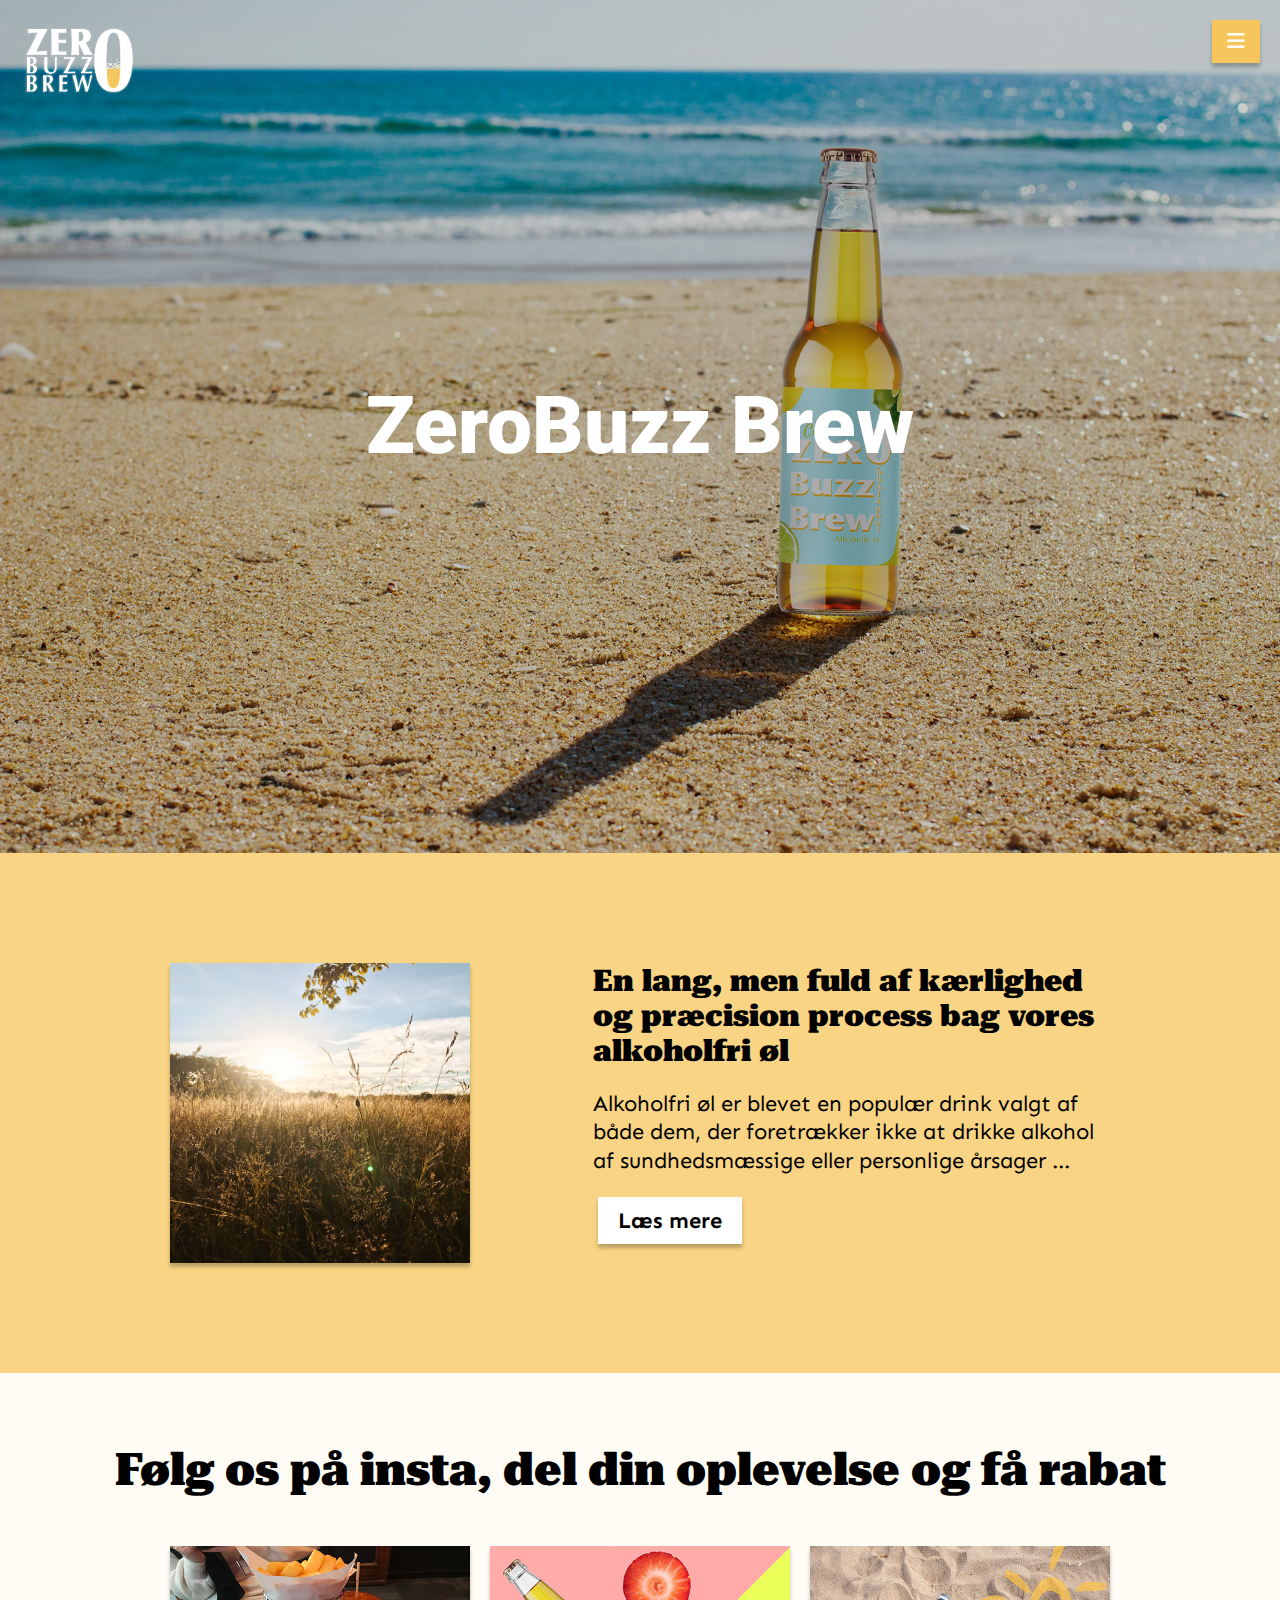
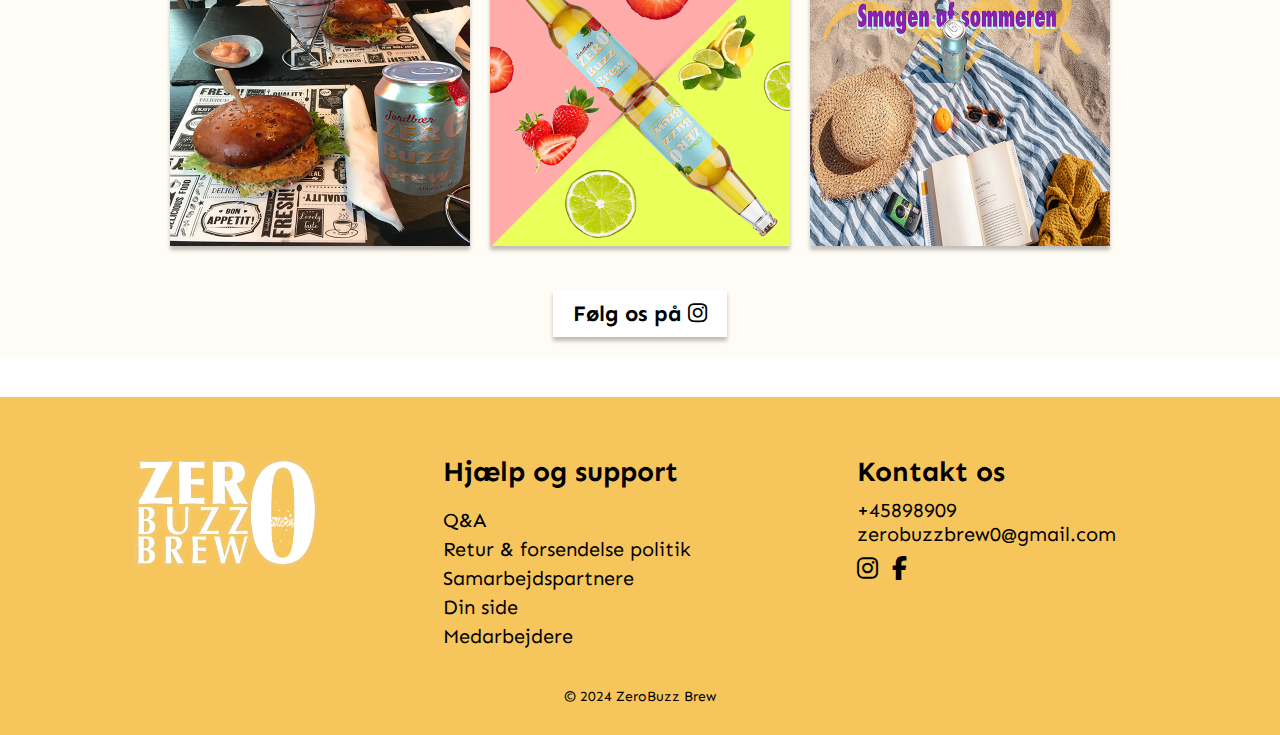
<file: index.html>
<!DOCTYPE html>
<html lang="da"> 
<head>
    <meta charset="UTF-8">
    <meta name="viewport" content="width=device-width, initial-scale=1.0">
    <title>ZeroBuzz Brew Foside</title>
    <meta name="description" content="ZeroBuzz Brew det muligt at nyde et lækkert udvalgt af de bedste alkoholfri øl. ZeroBuzz Brew har over de seneste par år haft stor succes med at opdyrke et stadig stigende marked for alkoholfri øl og har i Danmark opnået en position som 'den frække challenger' til Carlsberg, der fortsat er markedsledende">
    <meta name="keywords" content="alkoholfri øl tilbud, alkoholfr øl, kvickly, Bilka, Bruuns, Bazar vest, bryggerier i danmark, halal øl, sundere alternativer for alkoholisk øl">
    <meta name="author" content="ZeroBuzz Brew">
    <link rel="stylesheet" href="https://cdnjs.cloudflare.com/ajax/libs/font-awesome/6.1.1/css/all.min.css">
    <link rel="stylesheet" href="css/style.css">
</head>

<body>
  <!--Herobillede til Forside side-->
  <section class="forsidebillede">
    <img src="images/flaske-paa-strand-forside-copy.jpg" id="coverbillede" alt="Øl falske på stranden">
    <div class="text-block">ZeroBuzz Brew</div>
  </section>
  
  <!--Topbar-->
  <a href="index.html"><img src="images/zerobuzzbrewlogo.png" id="logo" alt="ZeroBuzz logo"></a>

  <div id="mySidepanel" class="sidepanel">
    <a href="javascript:void(0)" class="closebtn" onclick="closeNav()"><i class="fa-solid fa-xmark"></i></a>
    <div class="dropdown">
      <a href="omos.html" class="dropbtn">Om Os</a>
      <div class="dropdown-content">
        <a href="#">Medarbejdere</a>
        <a href="#">Samarbejdspartnere</a>
      </div>
    </div>
    <a href="produkts.html">Produkter</a>
    <a href="kontakt.html">Kontakt</a>
    <a href="#">Nyheder & Blog</a>
    <div class="dropdown">
      <a href="#" class="dropbtn">Kundeservice</a>
      <div class="dropdown-content">
        <a href="#">Q&A</a>
        <a href="#">Retur & forsendelse politik</a>
        <a href="#">Adresser & Åbningstider</a>
      </div>
    </div>
    <div class="dropdown">
      <a href="#" class="dropbtn">Din Side</a>
      <div class="dropdown-content">
        <a href="#">Log Ind</a>
        <a href="#">Sign Op</a>
      </div>
    </div>
    <a href="#" id="shopping-bag"><i class="fa-solid fa-bag-shopping"></i></a>
  </div>
  <button class="openbtn" onclick="openNav()"><i class="fa-solid fa-bars"></i></button>  

  <main>
    <!--Forslag til tilfældig artikel-->
    <section class="section yellow-bg">
      <div class="content">
        <img src="images/artikel-ph-copy.jpg" alt="Bygmark">
        <div class="text">
          <h2>En lang, men fuld af kærlighed og præcision process bag vores alkoholfri øl</h2>
          <p>Alkoholfri øl er blevet en populær drink valgt af både dem, der foretrækker ikke at drikke alkohol af sundhedsmæssige eller personlige årsager ...</p>
          <a href="#" class="read-more">Læs mere</a>
        </div>
      </div>
    </section>

    <!--Instagram sektion & billeder af kunders oplevelser-->
    <section class="section white-bg">
      <h2>Følg os på insta, del din oplevelse og få rabat</h2>
      <div class="insta-gallery">
        <a href="https://www.instagram.com/p/C7O8nrEIiN0Z-SzOy-wbp-NK1e6dPdm3FtE-D00/"><img src="images/daase-burger-restaurant-copy.jpg" alt="Øl dåse med burger"></a>
        <a href="https://www.instagram.com/p/C7O80x1oycftdgMzeRAHMuceOvNA0dStw7jiik0/"><img src="images/jordbear-vs-citron-copy.jpg" alt="Jordbær vs. citron"></a>
        <a href="https://www.instagram.com/reel/C7O9NagonTvHVYaRaJjuMmTD6adygPY6v-8CvY0/"><img src="images/smagen-af-sommeren-copy.jpg" alt="Øl dåse på stranden"></a>
      </div>  
      <a href="#" class="insta">Følg os på <i class="fa-brands fa-instagram" style="color: #000000;"></i></a>  
    </section>
  </main>

  <!--Footer-->
  <footer class="footer">
    <div class="footer-container">
      <div class="footer-section logo-section">
        <a href="index.html"><img src="images/zerobuzzbrewlogo.png" alt="ZeroBuzz Brew Logo"></a>
      </div>
      <div class="footer-section help-section">
        <h3>Hjælp og support</h3>
        <ul>
          <li><a href="#">Q&A</a></li>
          <li><a href="#">Retur & forsendelse politik</a></li>
          <li><a href="#">Samarbejdspartnere</a></li>
          <li><a href="#">Din side</a></li>
          <li><a href="#">Medarbejdere</a></li>
        </ul>
      </div>
      <div class="footer-section contact-section">
        <h3>Kontakt os</h3>
        <p>+45898909<br>zerobuzzbrew0@gmail.com</p>
        <div class="social-icons">
          <a href="#"><i class="fa-brands fa-instagram"></i></a>
          <a href="#"><i class="fa-brands fa-facebook-f"></i></a>
        </div>
      </div>
    </div>
    <!--Copyright-->
    <div class="footer-bottom">
      <p>&copy; 2024 ZeroBuzz Brew</p>
    </div>
  </footer>

  <!--Javascript kode til sidepanel/menu-->
  <script>
function openNav() {
  document.getElementById("mySidepanel").style.width = "250px";
}

function closeNav() {
  document.getElementById("mySidepanel").style.width = "0";
}
  </script>
</body>
</html>
</file>
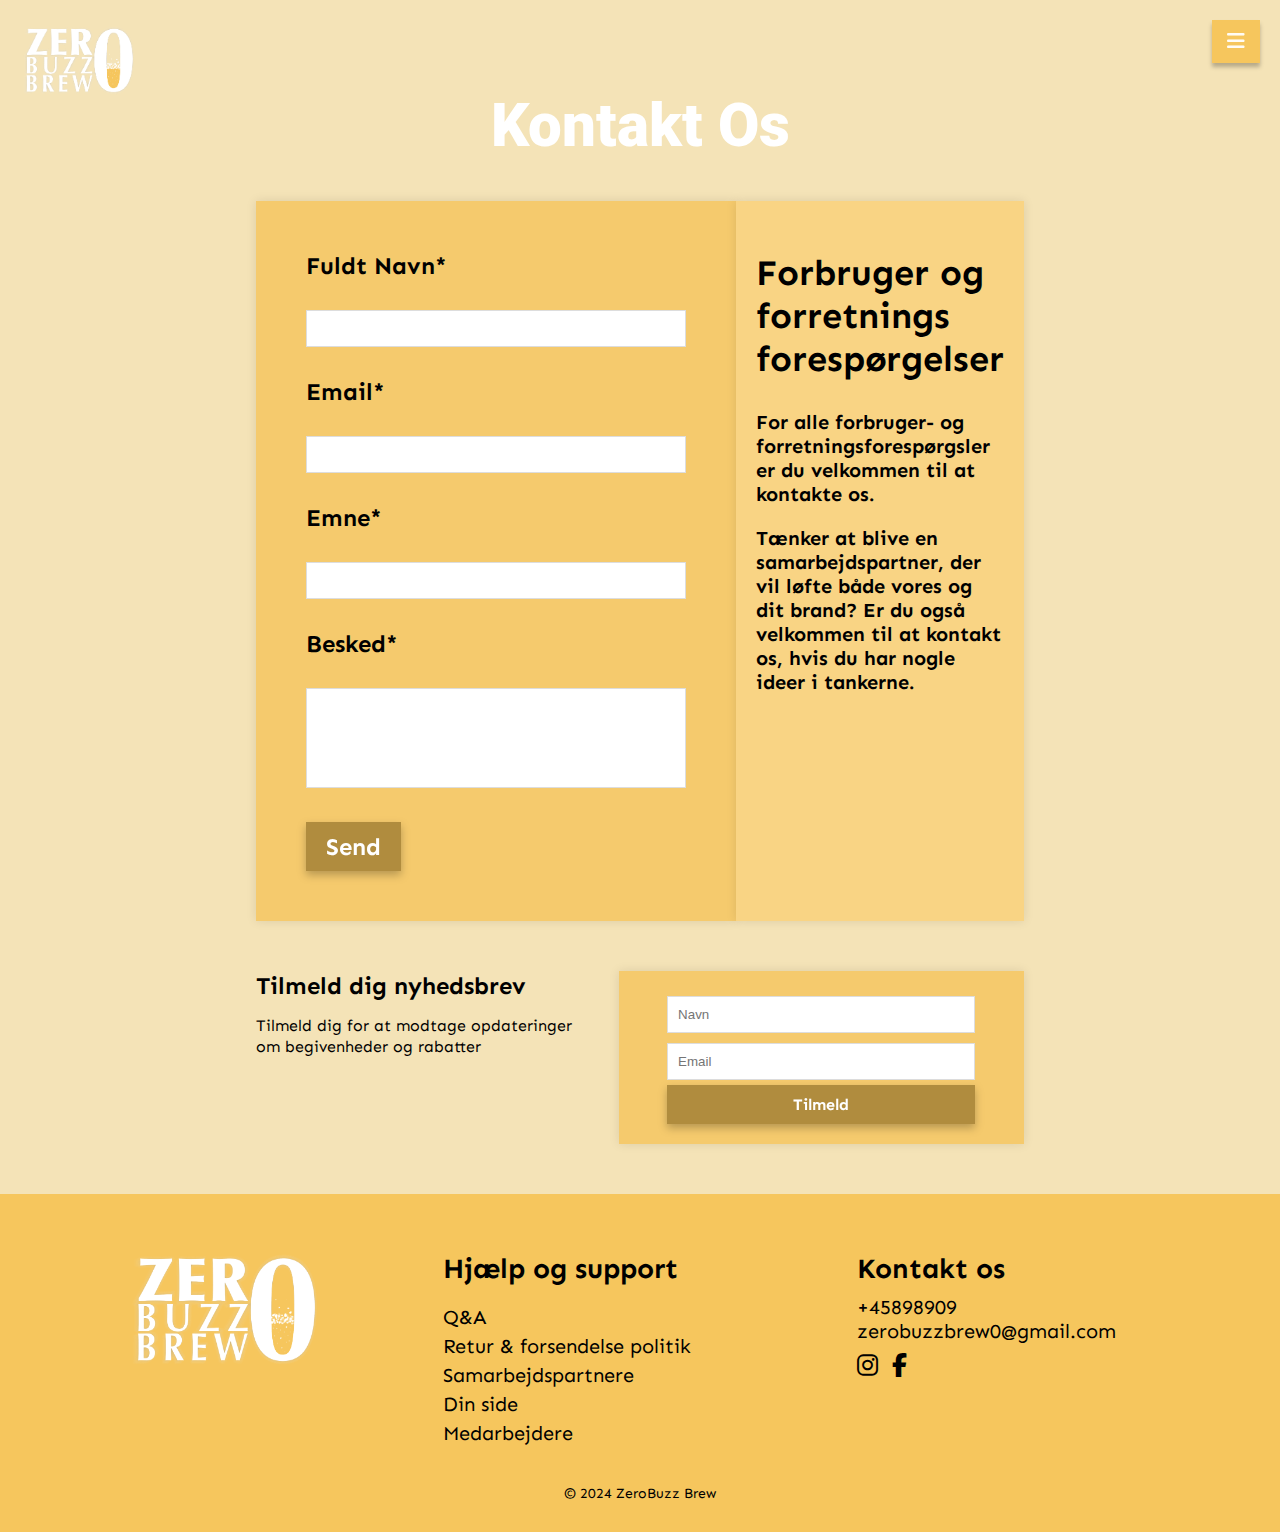
<file: kontakt.html>
<!DOCTYPE html>
<html lang="da"> 
<head>
    <meta charset="UTF-8">
    <meta name="viewport" content="width=device-width, initial-scale=1.0">
    <title>ZeroBuzz Brew</title>
    <meta name="description" content="ZeroBuzz Brew det muligt at nyde et lækkert udvalgt af de bedste alkoholfri øl. ZeroBuzz Brew har over de seneste par år haft stor succes med at opdyrke et stadig stigende marked for alkoholfri øl og har i Danmark opnået en position som 'den frække challenger' til Carlsberg, der fortsat er markedsledende">
    <meta name="keywords" content="alkoholfri øl tilbud, alkoholfr øl, kvickly, Bilka, Bruuns, Bazar vest, bryggerier i danmark, halal øl, sundere alternativer for alkoholisk øl">
    <meta name="author" content="ZeroBuzz Brew">
    <link rel="stylesheet" href="https://cdnjs.cloudflare.com/ajax/libs/font-awesome/6.1.1/css/all.min.css">
    <link rel="stylesheet" href="css/kontaktstyle.css">
</head>

<body>

    <!--Topbar-->
    <a href="index.html"><img src="images/zerobuzzbrewlogo.png" id="logo" alt="ZeroBuzz logo"></a>

    <div id="mySidepanel" class="sidepanel">
        <a href="javascript:void(0)" class="closebtn" onclick="closeNav()"><i class="fa-solid fa-xmark"></i></a>
        <div class="dropdown">
            <a href="omos.html" class="dropbtn">Om Os</a>
            <div class="dropdown-content">
                <a href="#">Medarbejdere</a>
                <a href="#">Samarbejdspartnere</a>
            </div>
        </div>
        <a href="produkts.html">Produkter</a>
        <a href="kontakt.html">Kontakt</a>
        <a href="#">Nyheder & Blog</a>
        <div class="dropdown">
            <a href="#" class="dropbtn">Kundeservice</a>
            <div class="dropdown-content">
                <a href="#">Q&A</a>
                <a href="#">Retur & forsendelse politik</a>
                <a href="#">Adresser & Åbningstider</a>
            </div>
        </div>
        <div class="dropdown">
            <a href="#" class="dropbtn">Din Side</a>
            <div class="dropdown-content">
                <a href="#">Log Ind</a>
                <a href="#">Sign Op</a>
            </div>
        </div>
        <a href="#" id="shopping-bag"><i class="fa-solid fa-bag-shopping"></i></a>
    </div>
    <button class="openbtn" onclick="openNav()"><i class="fa-solid fa-bars"></i></button>    

    <main> 
    <!--Kontaktformular-->
        <section class="kontaktform">
            <h1>Kontakt Os</h1>
            <div class="container">
                <div class="form-container">
                    <div class="form-group">
                        <label for="name">Fuldt Navn*</label>
                        <input type="text" id="name" name="name" required>
                    </div>
                    <div class="form-group">
                        <label for="email">Email*</label>
                        <input type="email" id="email" name="email" required>
                    </div>
                    <div class="form-group">
                        <label for="subject">Emne*</label>
                        <input type="text" id="subject" name="subject" required>
                    </div>
                    <div class="form-group">
                        <label for="message">Besked*</label>
                        <textarea id="message" name="message" required></textarea>
                    </div>
                    <div class="form-group">
                        <button type="submit">Send</button>
                    </div>
                </div>
                <div class="sidebar">
                    <h2>Forbruger og forretnings forespørgelser</h2>
                    <p>For alle forbruger- og forretningsforespørgsler er du velkommen til at kontakte os.</p>
                    <p>Tænker at blive en samarbejdspartner, der vil løfte både vores og dit brand? Er du også velkommen til at kontakt os, hvis du har nogle ideer i tankerne.</p>
                </div>
            </div> 
        </section>

    <!--Nyhedsbrev formular-->
        <section class="nyhedsbrev-section">
            <div class="nyhedsbrev-container">
                <div class="newsletter">
                    <h2>Tilmeld dig nyhedsbrev</h2>
                    <p>Tilmeld dig for at modtage opdateringer om begivenheder og rabatter</p>
                </div>
                <form class="newsletterinput-form">
                    <input type="text" name="name" placeholder="Navn">
                    <input type="email" name="email" placeholder="Email">
                    <button type="submit">Tilmeld</button>
                </form> 
            </div>        
        </section>

    </main>

    <!--Footer-->
    <footer class="footer">
        <div class="footer-container">
          <div class="footer-section logo-section">
            <a href="index.html"><img src="images/zerobuzzbrewlogo.png" alt="ZeroBuzz Brew Logo"></a>
          </div>
          <div class="footer-section help-section">
            <h3>Hjælp og support</h3>
            <ul>
              <li><a href="#">Q&A</a></li>
              <li><a href="#">Retur & forsendelse politik</a></li>
              <li><a href="#">Samarbejdspartnere</a></li>
              <li><a href="#">Din side</a></li>
              <li><a href="#">Medarbejdere</a></li>
            </ul>
          </div>
          <div class="footer-section contact-section">
            <h3>Kontakt os</h3>
            <p>+45898909<br>zerobuzzbrew0@gmail.com</p>
            <div class="social-icons">
              <a href="#"><i class="fa-brands fa-instagram"></i></a>
              <a href="#"><i class="fa-brands fa-facebook-f"></i></a>
            </div>
          </div>
        </div>
        <!--Copyright-->
        <div class="footer-bottom">
          <p>&copy; 2024 ZeroBuzz Brew</p>
        </div>
      </footer>

    <!--Javascript kode til sidepanel/menu-->
    <script>
        function openNav() {
            document.getElementById("mySidepanel").style.width = "250px";
        }

        function closeNav() {
            document.getElementById("mySidepanel").style.width = "0";
        }
    </script>    
</body>
</html>
</file>
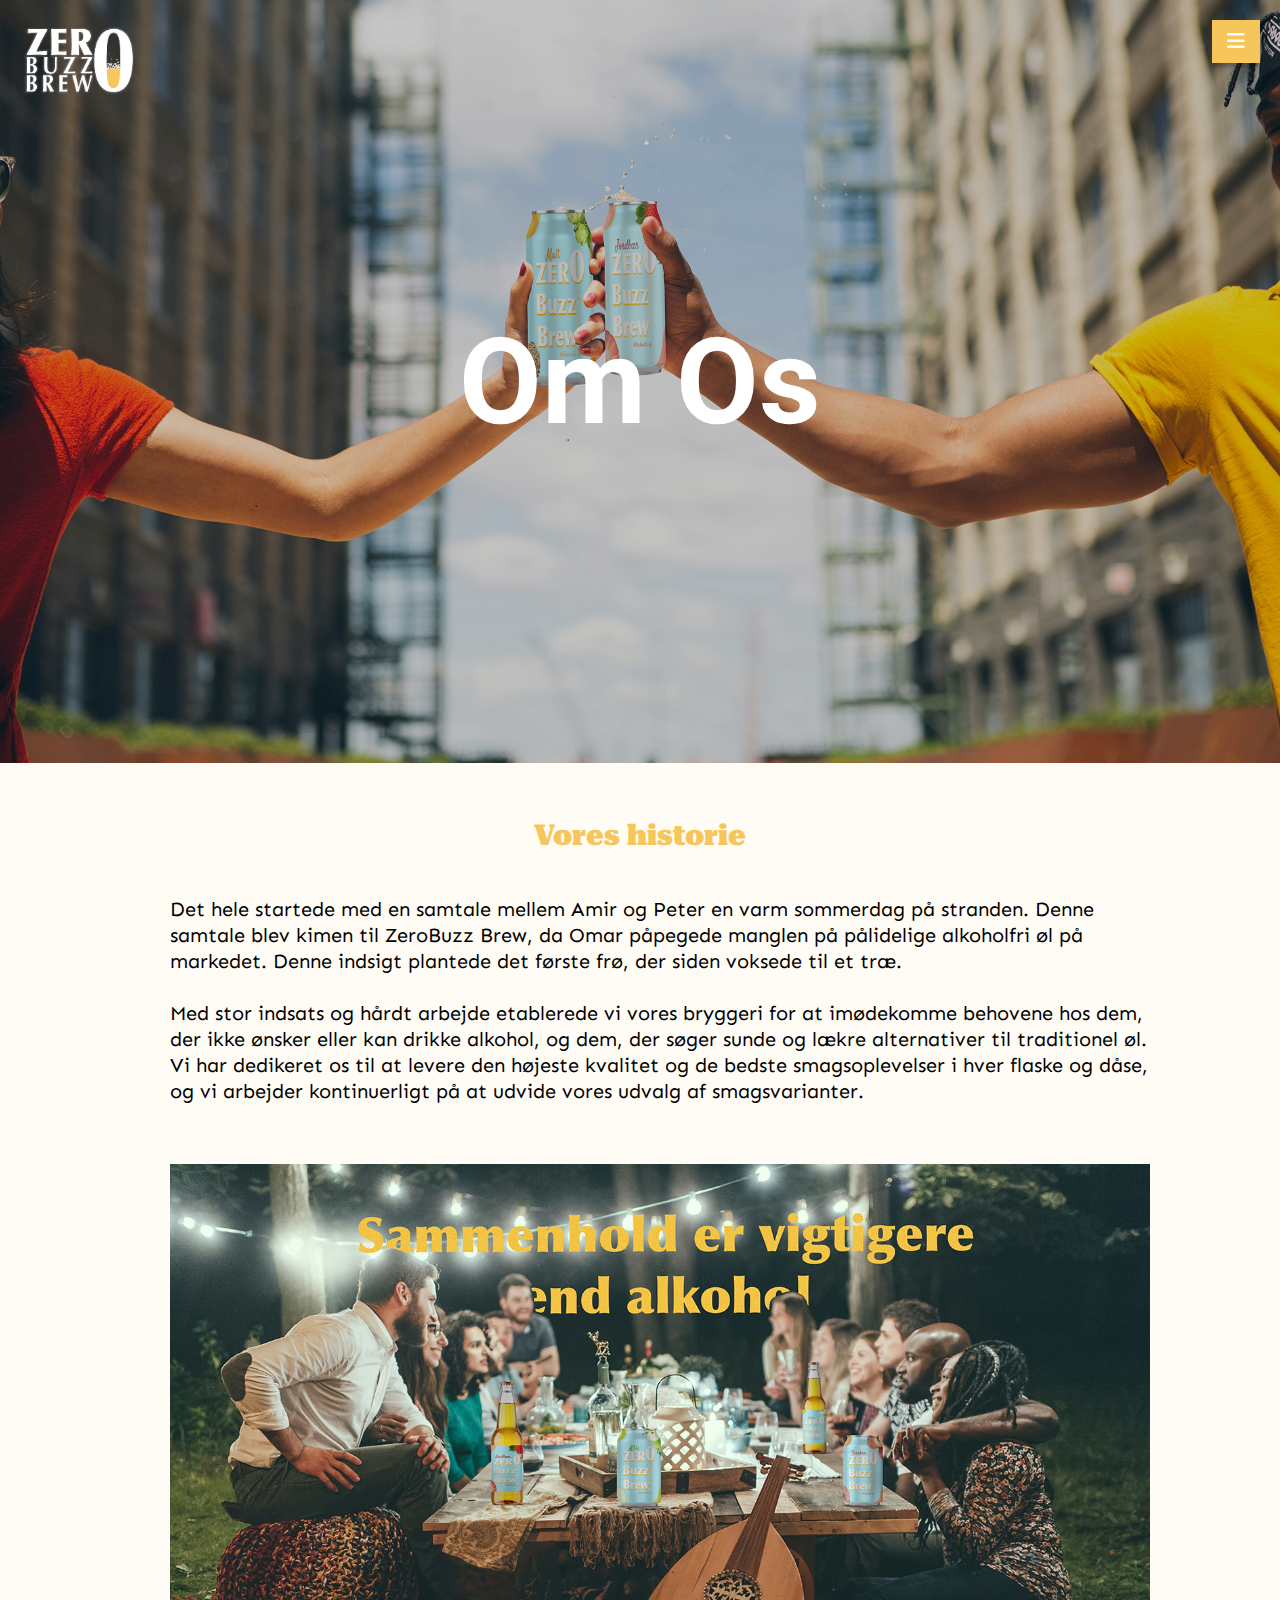
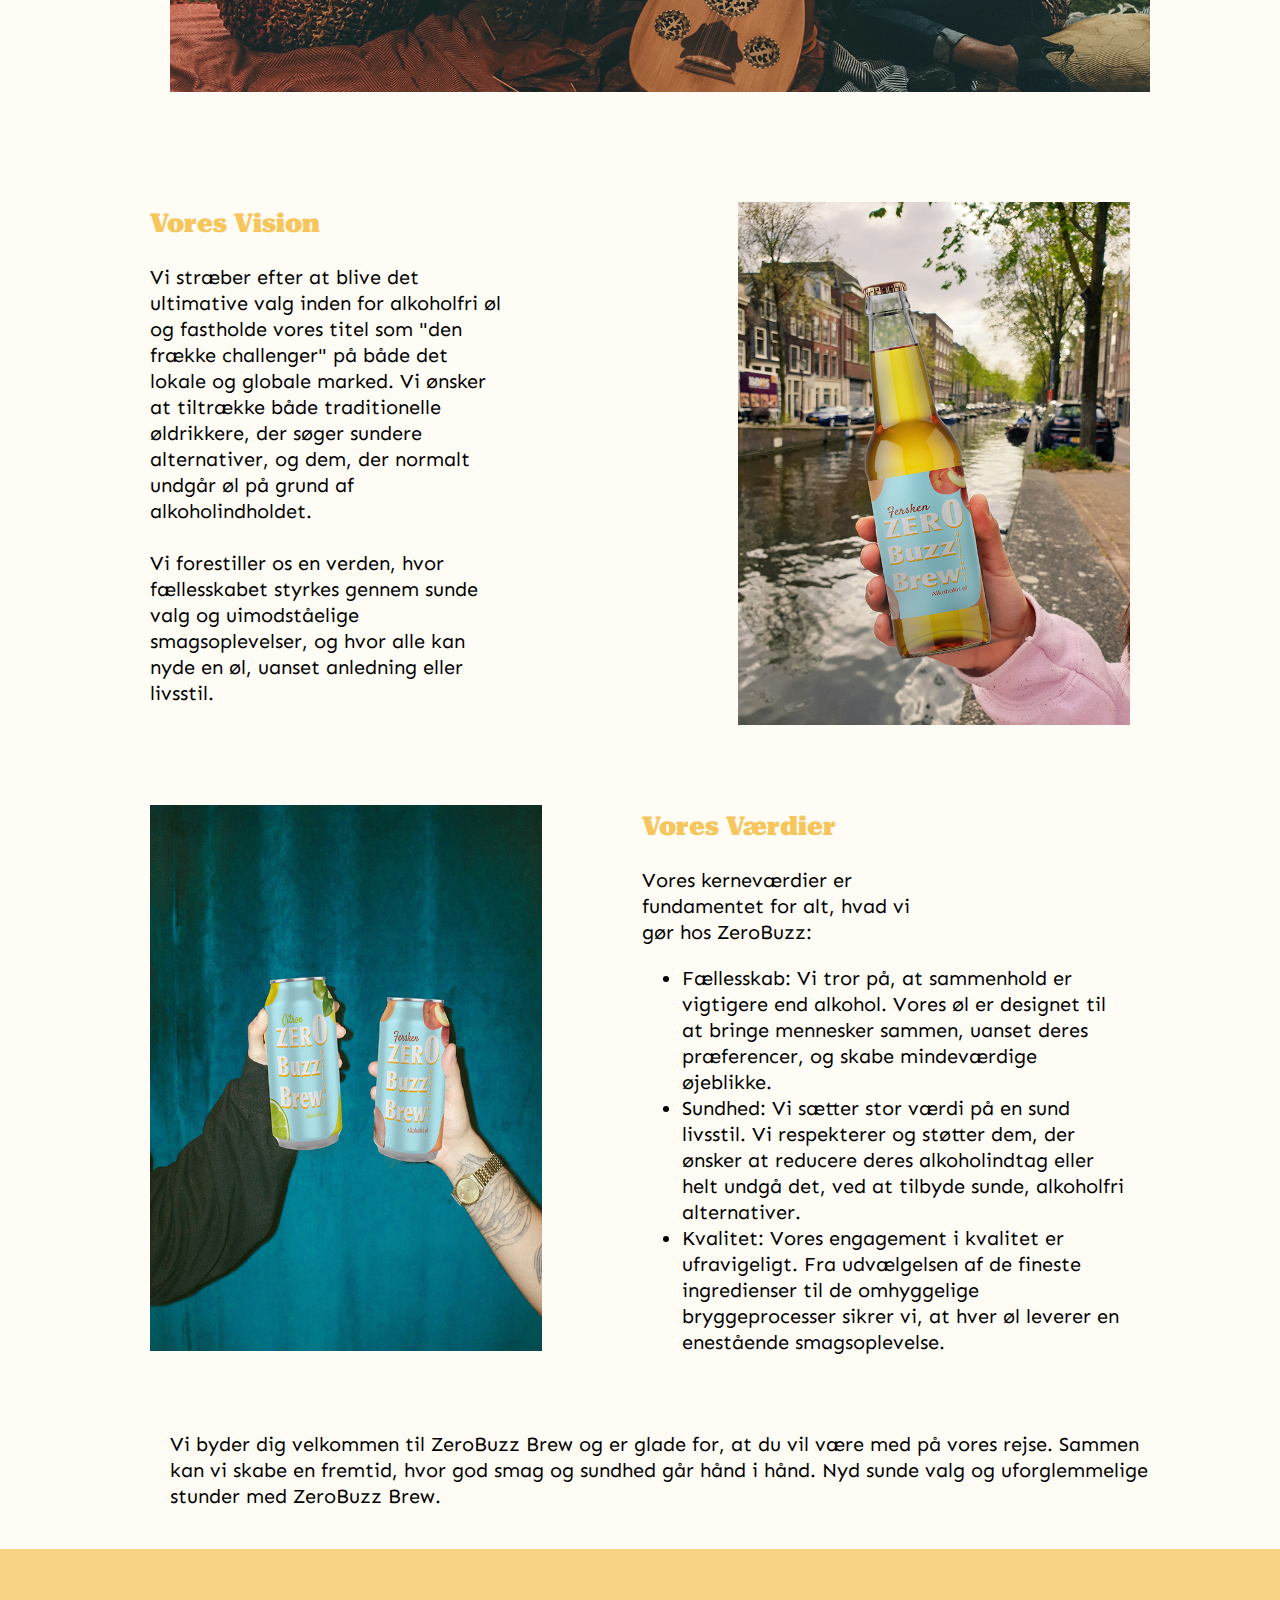
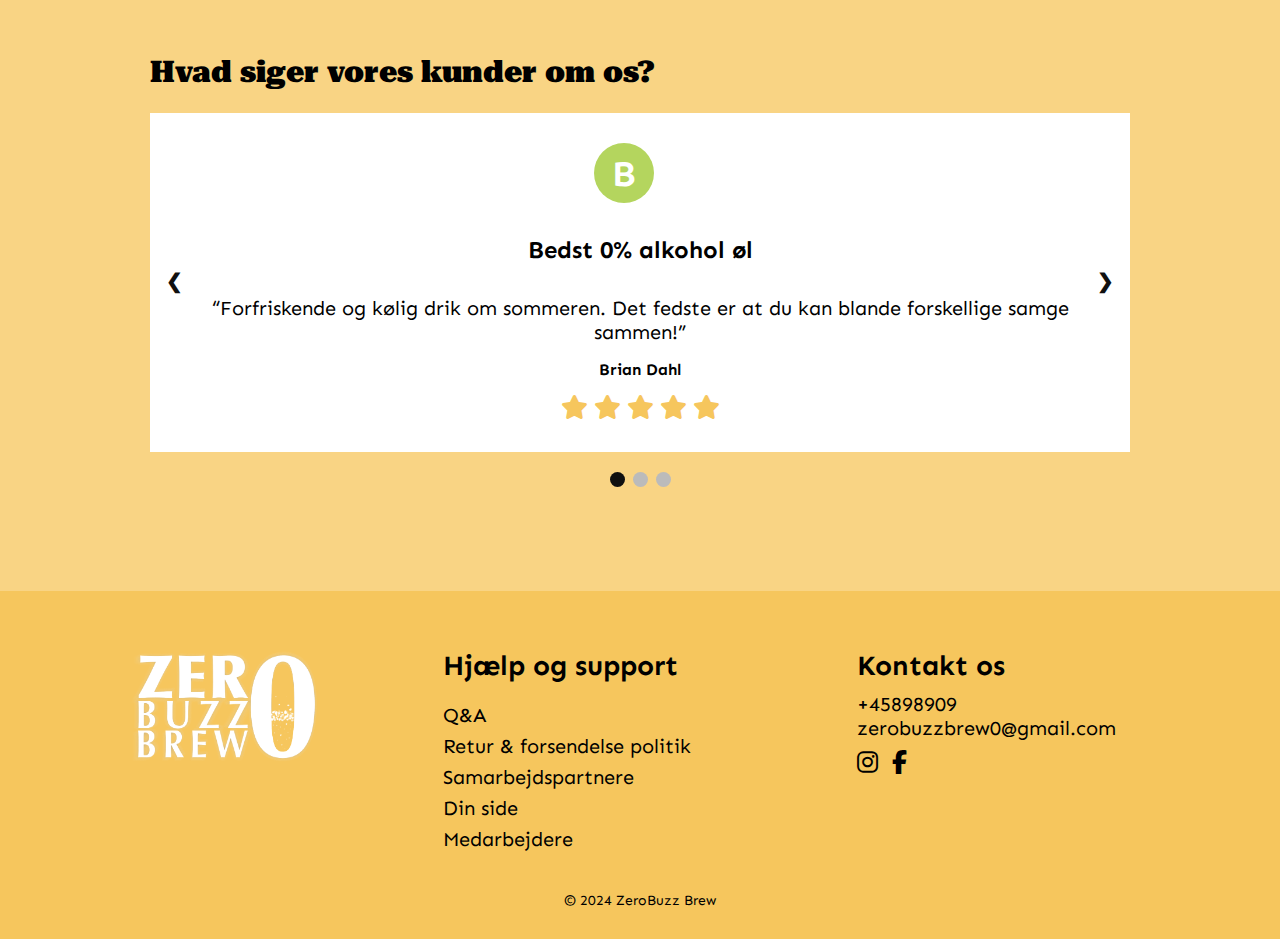
<file: omos.html>
<!DOCTYPE html>
<html lang="da">
<head>
    <meta charset="UTF-8">
    <meta name="viewport" content="width=device-width, initial-scale=1.0">
    <title>Om Os</title>
    <meta name="description" content="ZeroBuzz Brew det muligt at nyde et lækkert udvalgt af de bedste alkoholfri øl. ZeroBuzz Brew har over de seneste par år haft stor succes med at opdyrke et stadig stigende marked for alkoholfri øl og har i Danmark opnået en position som 'den frække challenger' til Carlsberg, der fortsat er markedsledende">
    <meta name="keywords" content="alkoholfri øl tilbud, alkoholfr øl, kvickly, Bilka, Bruuns, Bazar vest, bryggerier i danmark, halal øl, sundere alternativer for alkoholisk øl">
    <meta name="author" content="ZeroBuzz Brew">
    <link rel="stylesheet" href="https://cdnjs.cloudflare.com/ajax/libs/font-awesome/6.1.1/css/all.min.css">
    <link rel="stylesheet" href="css/omosstyle.css">
</head>

<body>
    <!--Herobillede til Om os side-->
    <section class="forsidebillede">
        <img src="images/to-daaser-om-os-hero-billede-copy.jpg" id="coverbillede" alt="to personer skåler øl dåser sammen">
        <div class="text-block"><h1>Om Os</h1></div>
        </section>

        <!--Topbar-->
        <a href="index.html"><img src="images/zerobuzzbrewlogo.png" id="logo" alt="ZeroBuzz logo"></a>

        <div id="mySidepanel" class="sidepanel">
        <a href="javascript:void(0)" class="closebtn" onclick="closeNav()"><i class="fa-solid fa-xmark"></i></a>
        <div class="dropdown">
            <a href="omos.html" class="dropbtn">Om Os</a>
            <div class="dropdown-content">
            <a href="#">Medarbejdere</a>
            <a href="#">Samarbejdspartnere</a>
            </div>
        </div>
        <a href="produkts.html">Produkter</a>
        <a href="kontakt.html">Kontakt</a>
        <a href="#">Nyheder & Blog</a>
        <div class="dropdown">
            <a href="#" class="dropbtn">Kundeservice</a>
            <div class="dropdown-content">
            <a href="#">Q&A</a>
            <a href="#">Retur & forsendelse politik</a>
            <a href="#">Adresser & Åbningstider</a>
            </div>
        </div>
        <div class="dropdown">
            <a href="#" class="dropbtn">Din Side</a>
            <div class="dropdown-content">
            <a href="#">Log Ind</a>
            <a href="#">Sign Op</a>
            </div>
        </div>
        <a href="#" id="shopping-bag"><i class="fa-solid fa-bag-shopping"></i></a>
        </div>
        <button class="openbtn" onclick="openNav()"><i class="fa-solid fa-bars"></i></button>    

        <main>
            <!--Vores historie sektion-->
            <section class="topsection">
                <div class="text1-section">
                    <h2>Vores historie</h2>  
                    <p class="text-1">
                        Det hele startede med en samtale mellem Amir og Peter en varm sommerdag på stranden. Denne samtale blev kimen til ZeroBuzz Brew, da Omar påpegede manglen på pålidelige alkoholfri øl på markedet. Denne indsigt plantede det første frø, der siden voksede til et træ.<br>
                        <br>
                        Med stor indsats og hårdt arbejde etablerede vi vores bryggeri for at imødekomme behovene hos dem, der ikke ønsker eller kan drikke alkohol, og dem, der søger sunde og lækre alternativer til traditionel øl. Vi har dedikeret os til at levere den højeste kvalitet og de bedste smagsoplevelser i hver flaske og dåse, og vi arbejder kontinuerligt på at udvide vores udvalg af smagsvarianter. 
                    </p>                  
                </div>
                <img class="billede-1" src="images/sammenhold-zbb-kerneveardi-copy.jpg" alt="Venner forsamling i natten omkring bord med bryggeriets kerneværdi ord">
            </section>
            <!--Vores vision sektion-->
            <section class="flex" id="row1">
                <div class="section2-flex">
                    <h3>Vores Vision</h3>
                    <p class="text2-flex">
                        Vi stræber efter at blive det ultimative valg inden for alkoholfri øl og fastholde vores titel som "den frække challenger" på både det lokale og globale marked. Vi ønsker at tiltrække både traditionelle øldrikkere, der søger sundere alternativer, og dem, der normalt undgår øl på grund af alkoholindholdet.<br>
                        <br>
                        Vi forestiller os en verden, hvor fællesskabet styrkes gennem sunde valg og uimodståelige smagsoplevelser, og hvor alle kan nyde en øl, uanset anledning eller livsstil.
                    </p>
                </div>
                <img class="billede2-flex" src="images/en-flaske-river-bg-copy.jpg" alt="en pige holder øl flaske">
            </section>
            <!--Vores værdier sektion-->
            <section class="flex" id="row2">
                <img class="billede3-flex" src="images/to-daaser-blue-green-bg-copy.jpg" alt="to personer holder øl flasker">
                <div class="section3-flex">  
                    <h3>Vores Værdier</h3>
                    <p class="text3-flex">
                        Vores kerneværdier er fundamentet for alt, hvad vi gør hos ZeroBuzz:
                        <br>
                    </p>
                        <ul>
                            <li>Fællesskab: Vi tror på, at sammenhold er vigtigere end alkohol. Vores øl er designet til at bringe mennesker sammen, uanset deres præferencer, og skabe mindeværdige øjeblikke.</li>
                            <li>Sundhed: Vi sætter stor værdi på en sund livsstil. Vi respekterer og støtter dem, der ønsker at reducere deres alkoholindtag eller helt undgå det, ved at tilbyde sunde, alkoholfri alternativer.</li>
                            <li>Kvalitet: Vores engagement i kvalitet er ufravigeligt. Fra udvælgelsen af de fineste ingredienser til de omhyggelige bryggeprocesser sikrer vi, at hver øl leverer en enestående smagsoplevelse.</li>
                        </ul>
                </div>
            </section>
            <!--Afslutnings sektion-->
            <section class="lasttext">
                <p>Vi byder dig velkommen til ZeroBuzz Brew og er glade for, at du vil være med på vores rejse. Sammen kan vi skabe en fremtid, hvor god smag og sundhed går hånd i hånd. Nyd sunde valg og uforglemmelige stunder med ZeroBuzz Brew.</p>
            </section>

            <!--Kunders anmeldelser-->
            <section class="comments">
                <h2>Hvad siger vores kunder om os?</h2>
               <!-- Slideshow container -->
                <div class="slideshow-container">
                    
                    <!-- Full-width slides/quotes -->
                    <div class="mySlides">
                        <div class="customer-avatar">B</div>
                        <h4>Bedst 0% alkohol øl</h4>
                        <q>Forfriskende og kølig drik om sommeren. Det fedste er at du kan blande forskellige samge sammen!</q>
                        <p class="author">Brian Dahl</p>
                        <div class="rating">
                            <i class="fa-solid fa-star"></i>  
                            <i class="fa-solid fa-star"></i> 
                            <i class="fa-solid fa-star"></i> 
                            <i class="fa-solid fa-star"></i> 
                            <i class="fa-solid fa-star"></i> 
                        </div>
                    </div>
                
                    <div class="mySlides">
                        <div class="customer-avatar">K</div>
                        <h4>Gode tilbud</h4>
                        <q>Tilbuddene er altid fristende og sikke en god idé at man kan tjene points</q>
                        <p class="author">Karen Merette</p>
                        <div class="rating">
                            <i class="fa-solid fa-star"></i>  
                            <i class="fa-solid fa-star"></i> 
                            <i class="fa-solid fa-star"></i> 
                            <i class="fa-solid fa-star"></i> 
                            <i class="fa-solid fa-star"></i> 
                        </div>
                    </div>
                
                    <div class="mySlides">
                        <div class="customer-avatar">T</div>
                        <h4>Smager godt</h4>
                        <q>God service og er altid tilgængelige</q>
                        <p class="author">Thomas Kristen</p>
                        <div class="rating">
                            <i class="fa-solid fa-star"></i>  
                            <i class="fa-solid fa-star"></i> 
                            <i class="fa-solid fa-star"></i> 
                            <i class="fa-solid fa-star"></i> 
                        </div>
                    </div>
                
                    <!-- Next/prev buttons -->
                    <a class="prev" onclick="plusSlides(-1)">&#10094;</a>
                    <a class="next" onclick="plusSlides(1)">&#10095;</a>
                </div>
            
            <!-- Dots/bullets/indicators -->
                <div class="dot-container">
                    <span class="dot" onclick="currentSlide(1)"></span>
                    <span class="dot" onclick="currentSlide(2)"></span>
                    <span class="dot" onclick="currentSlide(3)"></span>
                </div> 
            </section>
        </main>

        <!--Footer-->
        <footer class="footer">
            <div class="footer-container">
                <div class="footer-section logo-section">
                <a href="index.html"><img src="images/zerobuzzbrewlogo.png" alt="ZeroBuzz Brew Logo"></a>
                </div>
                <div class="footer-section help-section">
                <h3>Hjælp og support</h3>
                <ul>
                    <li><a href="#">Q&A</a></li>
                    <li><a href="#">Retur & forsendelse politik</a></li>
                    <li><a href="#">Samarbejdspartnere</a></li>
                    <li><a href="#">Din side</a></li>
                    <li><a href="#">Medarbejdere</a></li>
                </ul>
                </div>
                <div class="footer-section contact-section">
                <h3>Kontakt os</h3>
                <p>+45898909<br>zerobuzzbrew0@gmail.com</p>
                <div class="social-icons">
                    <a href="#"><i class="fa-brands fa-instagram"></i></a>
                    <a href="#"><i class="fa-brands fa-facebook-f"></i></a>
                </div>
                </div>
            </div>
            <!--Copyright-->
            <div class="footer-bottom">
                <p>&copy; 2024 ZeroBuzz Brew</p>
            </div>
        </footer>
      <!--Javascript kode til sidepanel/menu (fra linje 193-200). Kode til kunders anmeldelser (fra 203-228)-->      
    <script>
        function openNav() {
            document.getElementById("mySidepanel").style.width = "250px";
        }
        
        function closeNav() {
            document.getElementById("mySidepanel").style.width = "0";
        }


        var slideIndex = 1;
        showSlides(slideIndex);

        function plusSlides(n) {
        showSlides(slideIndex += n);
        }

        function currentSlide(n) {
        showSlides(slideIndex = n);
        }

        function showSlides(n) {
        var i;
        var slides = document.getElementsByClassName("mySlides");
        var dots = document.getElementsByClassName("dot");
        if (n > slides.length) {slideIndex = 1}
            if (n < 1) {slideIndex = slides.length}
            for (i = 0; i < slides.length; i++) {
            slides[i].style.display = "none";
            }
            for (i = 0; i < dots.length; i++) {
            dots[i].className = dots[i].className.replace(" active", "");
            }
        slides[slideIndex-1].style.display = "block";
        dots[slideIndex-1].className += " active";
        }
    </script>
</body>
</html>
</file>
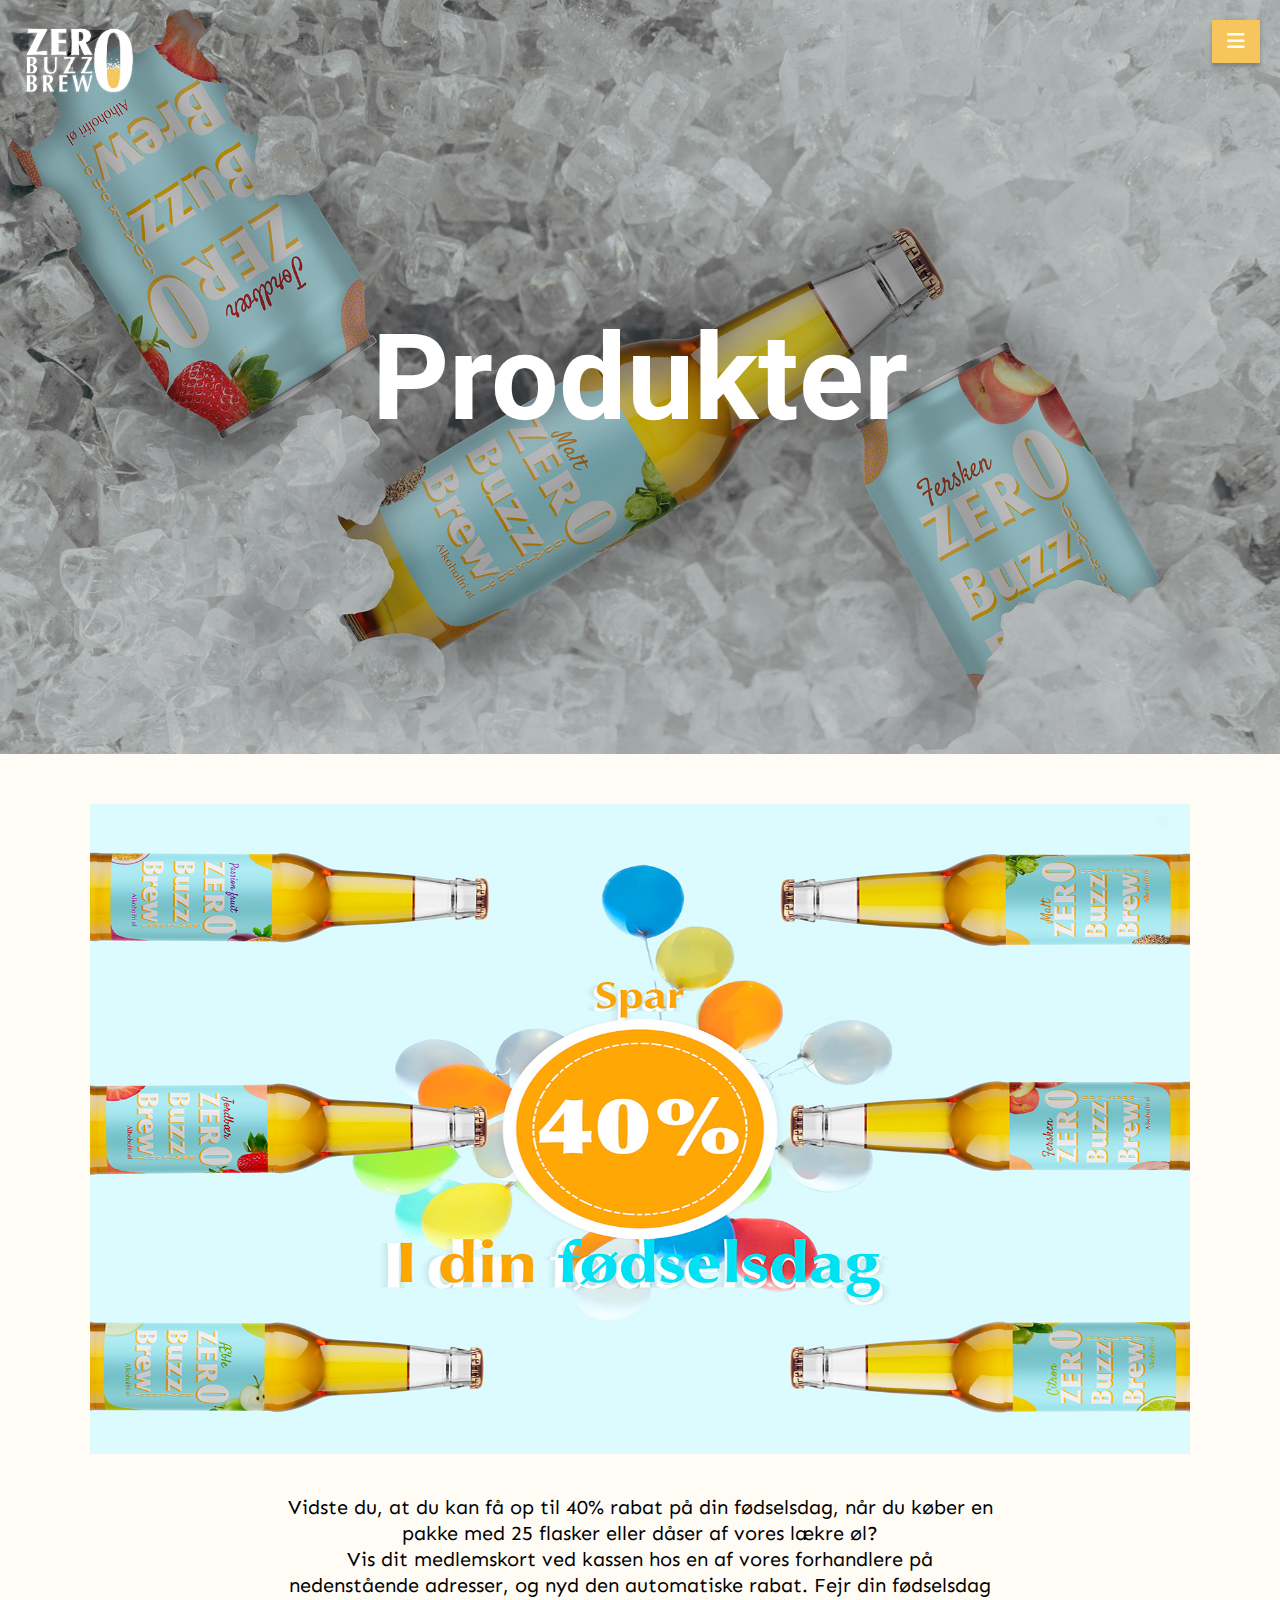
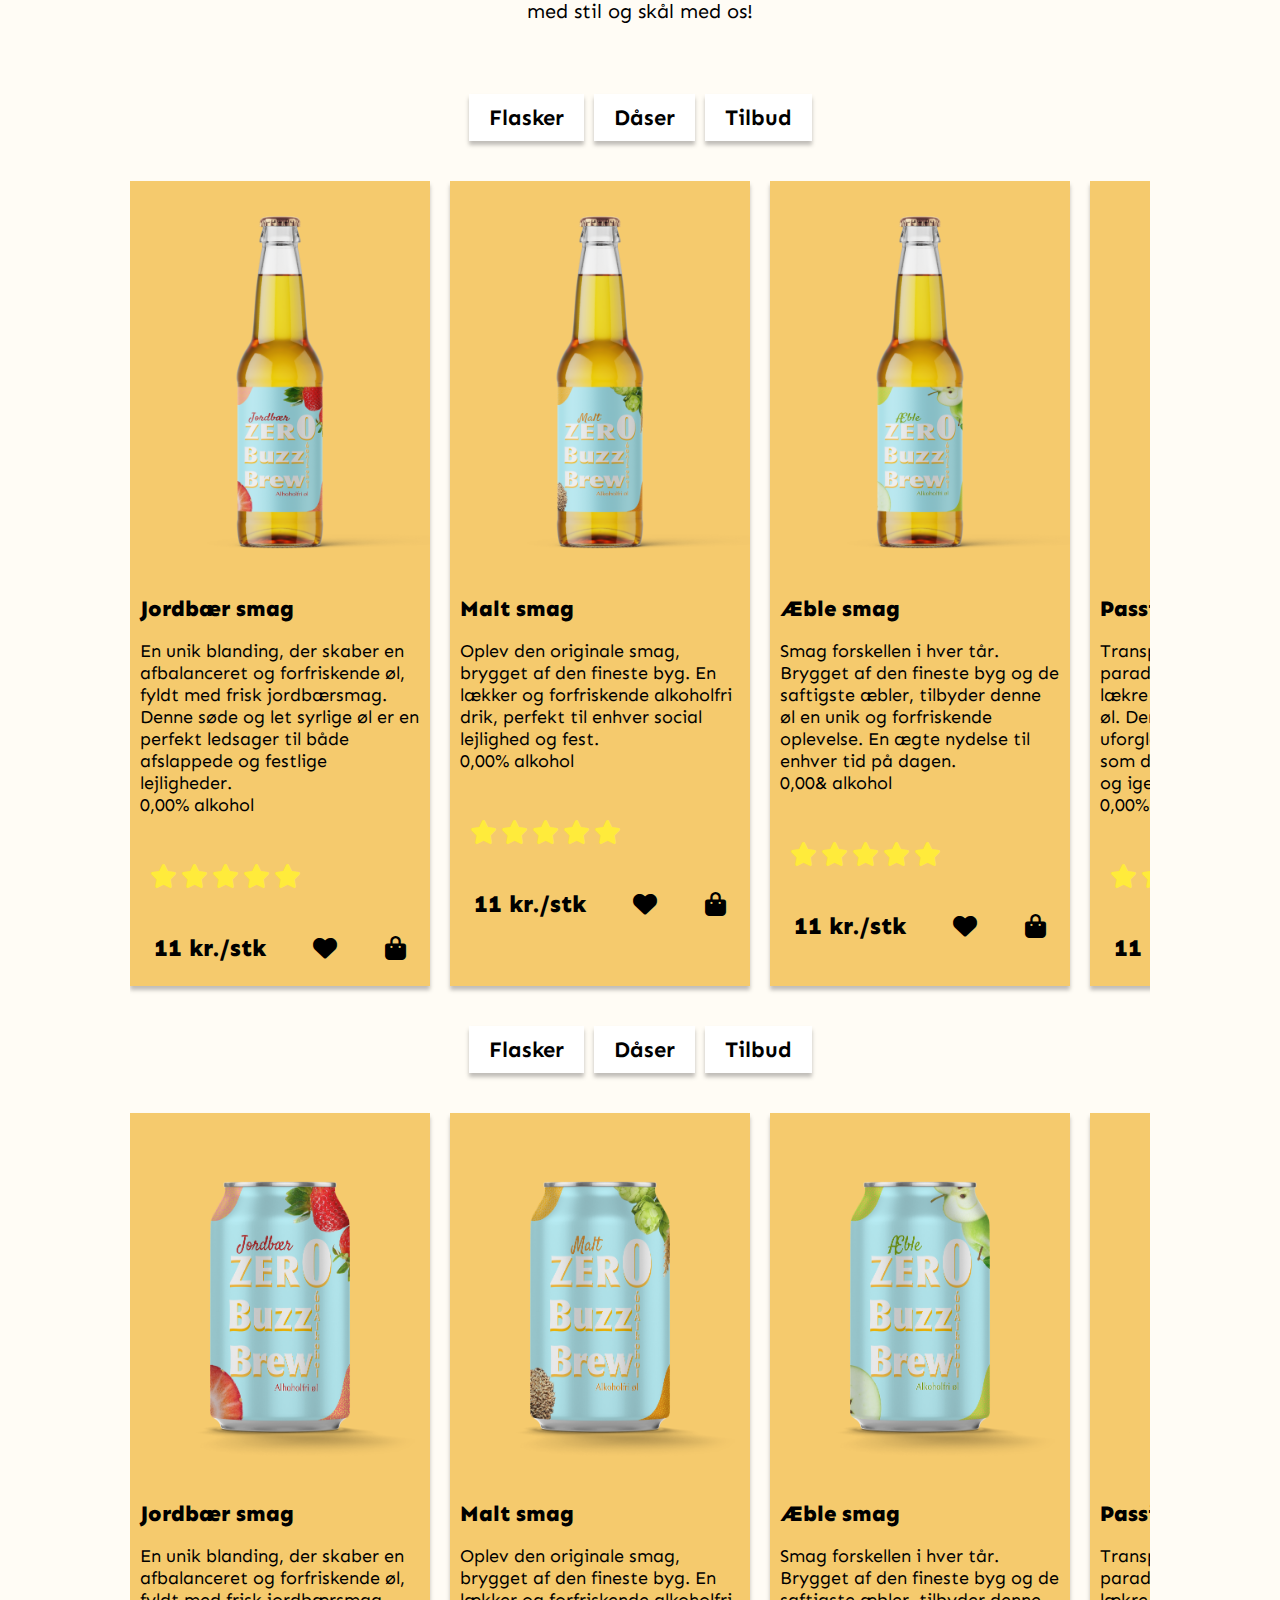
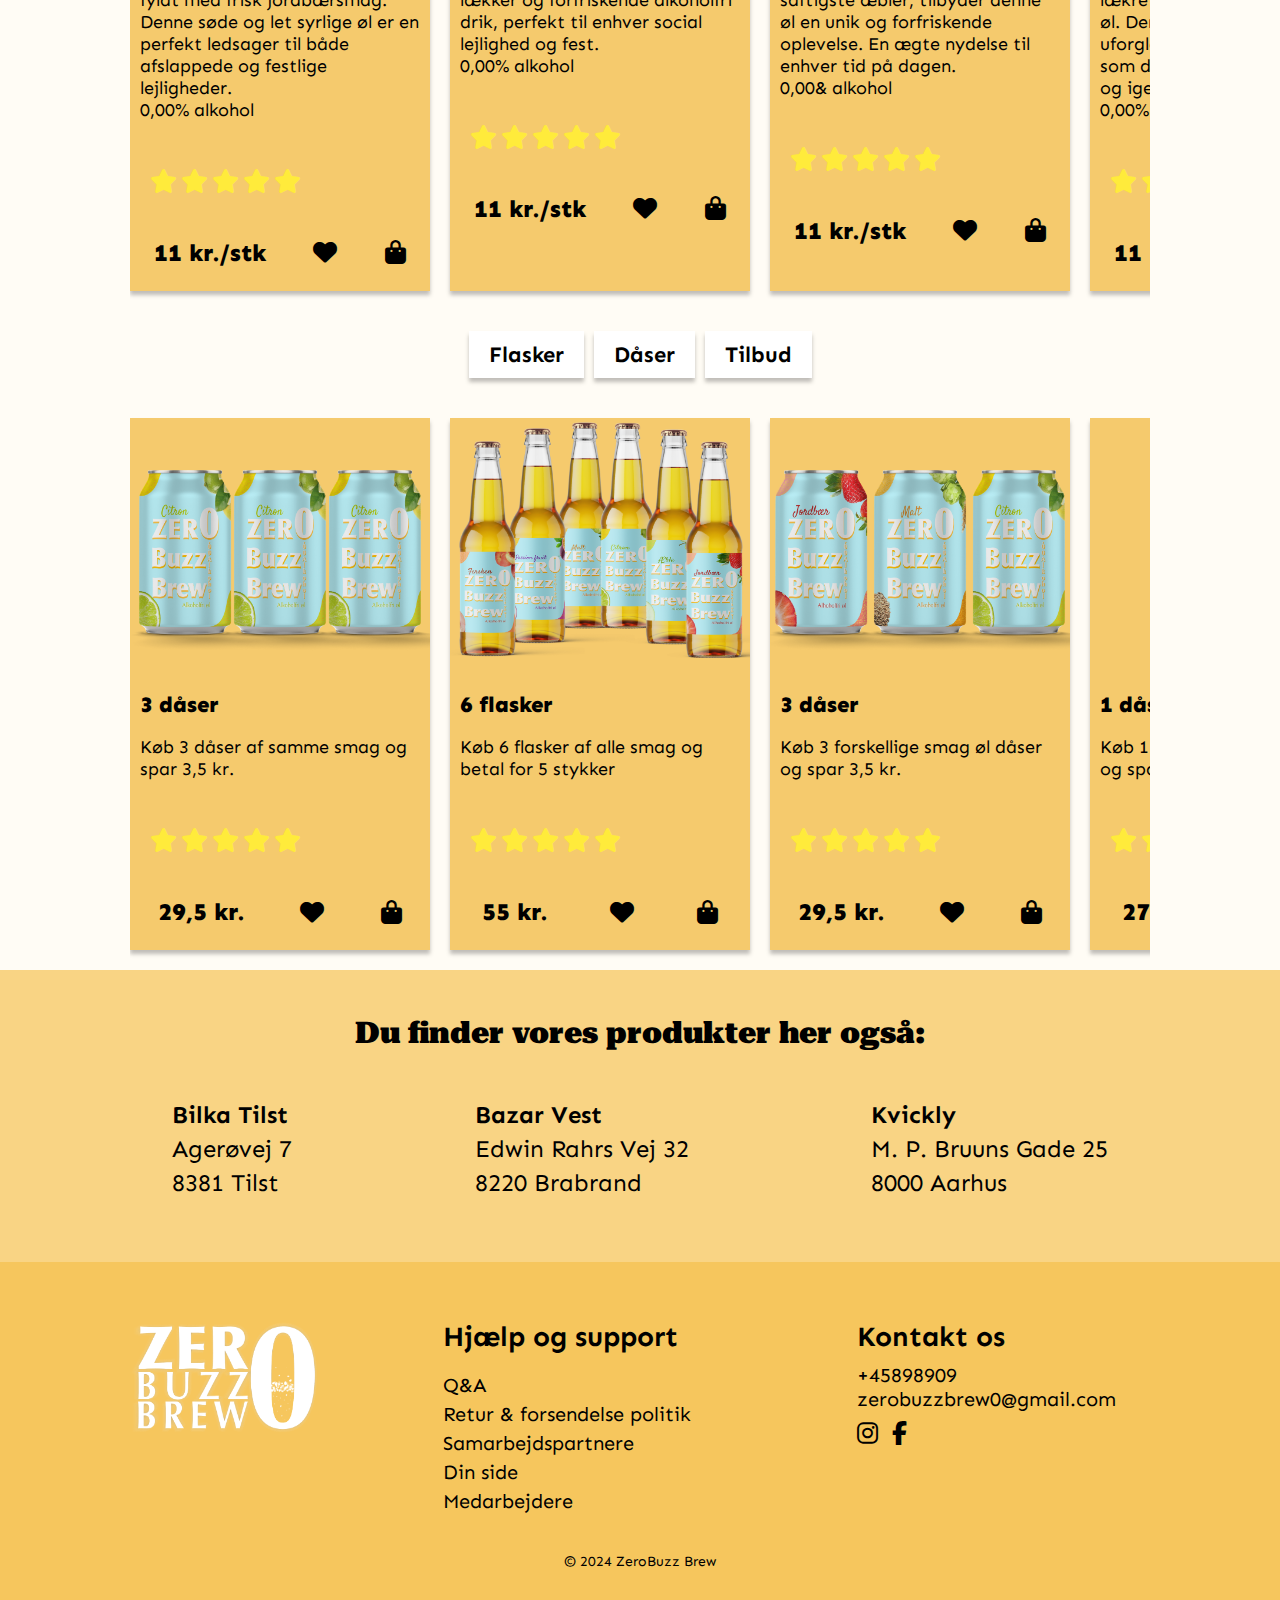
<file: produkts.html>
<!DOCTYPE html>
<html lang="da">  
<head>
    <meta charset="UTF-8">
    <meta name="viewport" content="width=device-width, initial-scale=1.0">
    <title>Produkter</title>
    <meta name="description" content="ZeroBuzz Brew det muligt at nyde et lækkert udvalgt af de bedste alkoholfri øl. ZeroBuzz Brew har over de seneste par år haft stor succes med at opdyrke et stadig stigende marked for alkoholfri øl og har i Danmark opnået en position som 'den frække challenger' til Carlsberg, der fortsat er markedsledende">
    <meta name="keywords" content="alkoholfri øl tilbud, alkoholfr øl, kvickly, Bilka, Bruuns, Bazar vest, bryggerier i danmark, halal øl, sundere alternativer for alkoholisk øl">
    <meta name="author" content="ZeroBuzz Brew">
    <link rel="stylesheet" href="https://cdnjs.cloudflare.com/ajax/libs/font-awesome/6.1.1/css/all.min.css">
    <link rel="stylesheet" href="css/produktstyle.css">
</head>

<body>

    <!--Herobillede til Produkters side-->
    <section class="forsidebillede">
        <img src="images/beer-cans-bottle-in-ice-copy.jpg" id="coverbillede" alt="Øl dåser og flaske i isterninger">
        <div class="text-block"><h1>Produkter</h1></div>
    </section>

    <!--Topbar-->
    <a href="index.html"><img src="images/zerobuzzbrewlogo.png" id="logo" alt="ZeroBuzz logo"></a>

    <div id="mySidepanel" class="sidepanel">
        <a href="javascript:void(0)" class="closebtn" onclick="closeNav()"><i class="fa-solid fa-xmark"></i></a>
        <div class="dropdown">
            <a href="omos.html" class="dropbtn">Om Os</a>
            <div class="dropdown-content">
                <a href="#">Medarbejdere</a>
                <a href="#">Samarbejdspartnere</a>
            </div>
        </div>
        <a href="produkts.html">Produkter</a>
        <a href="kontakt.html">Kontakt</a>
        <a href="#">Nyheder & Blog</a>
        <div class="dropdown">
            <a href="#" class="dropbtn">Kundeservice</a>
            <div class="dropdown-content">
                <a href="#">Q&A</a>
                <a href="#">Retur & forsendelse politik</a>
                <a href="#">Adresser & Åbningstider</a>
            </div>
        </div>
        <div class="dropdown">
            <a href="#" class="dropbtn">Din Side</a>
            <div class="dropdown-content">
                <a href="#">Log Ind</a>
                <a href="#">Sign Op</a>
            </div>
        </div>
        <a href="#" id="shopping-bag"><i class="fa-solid fa-bag-shopping"></i></a>
    </div>
    <button class="openbtn" onclick="openNav()"><i class="fa-solid fa-bars"></i></button>    

    <main>

        <!--Fødselsdag rabat sektion-->
        <div class="billede1container">
            <img class="billede-1" src="images/birthday-tilbud-copy.jpg" alt="Fødselsdag tilbud">
            <p>Vidste du, at du kan få op til 40% rabat på din fødselsdag, når du køber en pakke med 25 flasker eller dåser af vores lækre øl? 
                <br>Vis dit medlemskort ved kassen hos en af vores forhandlere på nedenstående adresser, og nyd den automatiske rabat. Fejr din fødselsdag med stil og skål med os!
            </p>
        </div>

        <!--Slider korte for flasker & smoothscroll buttons-->
        <div class="button-container">
            <a href="#flasker" class="btn">Flasker</a>
            <a href="#daaser" class="btn">Dåser</a>
            <a href="#tilbud" class="btn">Tilbud</a> 
        </div>
    
        <section id="flasker">
            <div class="slider-container">
                <div class="card">
                    <img src="images/strawberry-beer-bottle.png" alt="jordbær øl flaske">
                    <div class="card-content">
                        <h3>Jordbær smag</h3>
                        <p>En unik blanding, der skaber en afbalanceret og forfriskende øl, fyldt med frisk jordbærsmag. Denne søde og let syrlige øl er en perfekt ledsager til både afslappede og festlige lejligheder.
                            <br>0,00% alkohol
                        </p>
                    </div>
                    <div class="rating">
                        <i class="fa-solid fa-star"></i>  
                        <i class="fa-solid fa-star"></i> 
                        <i class="fa-solid fa-star"></i> 
                        <i class="fa-solid fa-star"></i> 
                        <i class="fa-solid fa-star"></i> 
                    </div>
                    <div class="priskurvelike">
                        <p>11 kr./stk</p>
                        <i class="fa-solid fa-heart"></i>
                        <i class="fa-solid fa-bag-shopping"></i>
                    </div> 
                </div>

                <div class="card">
                    <img src="images/malt-beer-bottle.png" alt="malt øl flaske">
                    <div class="card-content">
                        <h3>Malt smag</h3>
                        <p>Oplev den originale smag, brygget af den fineste byg. En lækker og forfriskende alkoholfri drik, perfekt til enhver social lejlighed og fest. 
                            <br>0,00% alkohol
                        </p>
                    </div>
                    <div class="rating">
                        <i class="fa-solid fa-star"></i>  
                        <i class="fa-solid fa-star"></i> 
                        <i class="fa-solid fa-star"></i> 
                        <i class="fa-solid fa-star"></i> 
                        <i class="fa-solid fa-star"></i> 
                    </div>
                    <div class="priskurvelike">
                        <p>11 kr./stk</p>
                        <i class="fa-solid fa-heart"></i>
                        <i class="fa-solid fa-bag-shopping"></i>
                    </div>
                </div>
                
                <div class="card">
                    <img src="images/apple-beer-bottle.png" alt="æble øl flaske">
                    <div class="card-content">
                        <h3>Æble smag</h3>
                        <p>Smag forskellen i hver tår. Brygget af den fineste byg og de saftigste æbler, tilbyder denne øl en unik og forfriskende oplevelse. En ægte nydelse til enhver tid på dagen. 
                            <br>0,00& alkohol
                        </p>
                    </div>
                    <div class="rating">
                        <i class="fa-solid fa-star"></i>  
                        <i class="fa-solid fa-star"></i> 
                        <i class="fa-solid fa-star"></i> 
                        <i class="fa-solid fa-star"></i> 
                        <i class="fa-solid fa-star"></i> 
                    </div>
                    <div class="priskurvelike">
                        <p>11 kr./stk</p>
                        <i class="fa-solid fa-heart"></i>
                        <i class="fa-solid fa-bag-shopping"></i>
                    </div>
                </div>

                <div class="card">
                    <img src="images/passionfruit-beer-bottle.png" alt="passion fruit øl flaske">
                    <div class="card-content">
                        <h3>Passion fruit smag</h3>
                        <p>Transporter dig selv til et tropisk paradis med hver tår af denne lækre og eksotiske passion fruit øl. Denne øl giver en uforglemmelig smagsoplevelse, som du vil vende tilbage til igen og igen. 
                            <br>0,00% alkohol
                        </p>
                    </div>
                    <div class="rating">
                        <i class="fa-solid fa-star"></i>  
                        <i class="fa-solid fa-star"></i> 
                        <i class="fa-solid fa-star"></i> 
                        <i class="fa-solid fa-star"></i> 
                        <i class="fa-solid fa-star"></i> 
                    </div>
                    <div class="priskurvelike">
                        <p>11 kr./stk</p>
                        <i class="fa-solid fa-heart"></i>
                        <i class="fa-solid fa-bag-shopping"></i>
                    </div>
                </div>
                <div class="card">
                    <img src="images/citron-beer-bottle.png" alt="citron øl flaske">
                    <div class="card-content">
                        <h3>Citron smag</h3>
                        <p>Giv din dag et ekstra pift med denne forfriskende blanding af ZeroBuzz Brew øl med et strejf af citron. Ideel til at kvikke op på varme sommerdage. 
                            <br>0,00% alkohol
                        </p>
                    </div>
                    <div class="rating">
                        <i class="fa-solid fa-star"></i>  
                        <i class="fa-solid fa-star"></i> 
                        <i class="fa-solid fa-star"></i> 
                        <i class="fa-solid fa-star"></i> 
                        <i class="fa-solid fa-star"></i> 
                    </div>
                    <div class="priskurvelike">
                        <p>11 kr./stk</p>
                        <i class="fa-solid fa-heart"></i>
                        <i class="fa-solid fa-bag-shopping"></i>
                    </div>
                </div>
                <div class="card">
                    <img src="images/peach-beer-bottle.png" alt="fersken øl flaske">
                    <div class="card-content">
                        <h3>Fersken</h3>
                        <p>Lad sødmen og friskheden fra fersken-infunderet ZeroBuzz Brew øl overtage dine sanser og bringe dem til nye højder. Perfekt til at nyde med venner og familie. 
                            <br>0,00% alkohol
                        </p>
                    </div>
                    <div class="rating">
                        <i class="fa-solid fa-star"></i>  
                        <i class="fa-solid fa-star"></i> 
                        <i class="fa-solid fa-star"></i> 
                        <i class="fa-solid fa-star"></i> 
                        <i class="fa-solid fa-star"></i> 
                    </div>
                    <div class="priskurvelike">
                        <p>11 kr./stk</p>
                        <i class="fa-solid fa-heart"></i>
                        <i class="fa-solid fa-bag-shopping"></i>
                    </div>
                </div>
            </div>
        </section>

        <!--Slider korte for dåser & smoothscroll buttons-->
        <div class="button-container">
            <a href="#flasker" class="btn">Flasker</a>
            <a href="#daaser" class="btn">Dåser</a>
            <a href="#tilbud" class="btn">Tilbud</a> 
        </div>

        <section id="daaser">
            <div class="slider-container">
                <div class="card">
                    <img src="images/jordbearsmag-can.png" alt="jordbær øl dåse">
                    <div class="card-content">
                        <h3>Jordbær smag</h3>
                        <p>En unik blanding, der skaber en afbalanceret og forfriskende øl, fyldt med frisk jordbærsmag. Denne søde og let syrlige øl er en perfekt ledsager til både afslappede og festlige lejligheder.
                            <br>0,00% alkohol
                        </p>
                    </div>
                    <div class="rating">
                        <i class="fa-solid fa-star"></i>  
                        <i class="fa-solid fa-star"></i> 
                        <i class="fa-solid fa-star"></i> 
                        <i class="fa-solid fa-star"></i> 
                        <i class="fa-solid fa-star"></i> 
                    </div>
                    <div class="priskurvelike">
                        <p>11 kr./stk</p>
                        <i class="fa-solid fa-heart"></i>
                        <i class="fa-solid fa-bag-shopping"></i>
                    </div> 
                </div>

                <div class="card">
                    <img src="images/maltsmag-can.png" alt="malt øl dåse">
                    <div class="card-content">
                        <h3>Malt smag</h3>
                        <p>Oplev den originale smag, brygget af den fineste byg. En lækker og forfriskende alkoholfri drik, perfekt til enhver social lejlighed og fest. 
                            <br>0,00% alkohol
                        </p>
                    </div>
                    <div class="rating">
                        <i class="fa-solid fa-star"></i>  
                        <i class="fa-solid fa-star"></i> 
                        <i class="fa-solid fa-star"></i> 
                        <i class="fa-solid fa-star"></i> 
                        <i class="fa-solid fa-star"></i> 
                    </div>
                    <div class="priskurvelike">
                        <p>11 kr./stk</p>
                        <i class="fa-solid fa-heart"></i>
                        <i class="fa-solid fa-bag-shopping"></i>
                    </div>
                </div>
    
                <div class="card">
                    <img src="images/applesmag-can.png" alt="æble øl dåse">
                    <div class="card-content">
                        <h3>Æble smag</h3>
                        <p>Smag forskellen i hver tår. Brygget af den fineste byg og de saftigste æbler, tilbyder denne øl en unik og forfriskende oplevelse. En ægte nydelse til enhver tid på dagen. 
                            <br>0,00& alkohol
                        </p>
                    </div>
                    <div class="rating">
                        <i class="fa-solid fa-star"></i>  
                        <i class="fa-solid fa-star"></i> 
                        <i class="fa-solid fa-star"></i> 
                        <i class="fa-solid fa-star"></i> 
                        <i class="fa-solid fa-star"></i> 
                    </div>
                    <div class="priskurvelike">
                        <p>11 kr./stk</p>
                        <i class="fa-solid fa-heart"></i>
                        <i class="fa-solid fa-bag-shopping"></i>
                    </div>
                </div>

                <div class="card">
                    <img src="images/passionfruitsmag-can.png" alt="passionfruit øl dåse">
                    <div class="card-content">
                        <h3>Passion fruit smag</h3>
                        <p>Transporter dig selv til et tropisk paradis med hver tår af denne lækre og eksotiske passion fruit øl. Denne øl giver en uforglemmelig smagsoplevelse, som du vil vende tilbage til igen og igen. 
                            <br>0,00% alkohol
                        </p>
                    </div>
                    <div class="rating">
                        <i class="fa-solid fa-star"></i>  
                        <i class="fa-solid fa-star"></i> 
                        <i class="fa-solid fa-star"></i> 
                        <i class="fa-solid fa-star"></i> 
                        <i class="fa-solid fa-star"></i> 
                    </div>
                    <div class="priskurvelike">
                        <p>11 kr./stk</p>
                        <i class="fa-solid fa-heart"></i>
                        <i class="fa-solid fa-bag-shopping"></i>
                    </div>
                </div>

                <div class="card">
                    <img src="images/citronsmag-can.png" alt="citron øl dåse">
                    <div class="card-content">
                        <h3>Citron smag</h3>
                        <p>Giv din dag et ekstra pift med denne forfriskende blanding af ZeroBuzz Brew øl med et strejf af citron. Ideel til at kvikke op på varme sommerdage. 
                            <br>0,00% alkohol
                        </p>
                    </div>
                    <div class="rating">
                        <i class="fa-solid fa-star"></i>  
                        <i class="fa-solid fa-star"></i> 
                        <i class="fa-solid fa-star"></i> 
                        <i class="fa-solid fa-star"></i> 
                        <i class="fa-solid fa-star"></i> 
                    </div>
                    <div class="priskurvelike">
                        <p>11 kr./stk</p>
                        <i class="fa-solid fa-heart"></i>
                        <i class="fa-solid fa-bag-shopping"></i>
                    </div>
                </div>

                <div class="card">
                    <img src="images/ferskensmag-can.png" alt="fersken øl dåse">
                    <div class="card-content">
                        <h3>Fersken smag</h3>
                        <p>Lad sødmen og friskheden fra fersken-infunderet ZeroBuzz Brew øl overtage dine sanser og bringe dem til nye højder. Perfekt til at nyde med venner og familie. 
                            <br>0,00% alkohol
                        </p>
                    </div>
                    <div class="rating">
                        <i class="fa-solid fa-star"></i>  
                        <i class="fa-solid fa-star"></i> 
                        <i class="fa-solid fa-star"></i> 
                        <i class="fa-solid fa-star"></i> 
                        <i class="fa-solid fa-star"></i> 
                    </div>
                    <div class="priskurvelike">
                        <p>11 kr./stk</p>
                        <i class="fa-solid fa-heart"></i>
                        <i class="fa-solid fa-bag-shopping"></i>
                    </div>
                </div>
            </div>
        </section>
    
        <!--Slider korte for tilbud & smoothscroll buttons-->
        <div class="button-container">
            <a href="#flasker" class="btn">Flasker</a>
            <a href="#daaser" class="btn">Dåser</a>
            <a href="#tilbud" class="btn">Tilbud</a> 
        </div>
    
        
        <section id="tilbud">
            <div class="slider-container">
                <div class="card">
                    <img src="images/3-citron-cans.png" alt="3 citron dåser">
                    <div class="card-content">
                        <h3>3 dåser</h3>
                        <p>Køb 3 dåser af samme smag og spar 3,5 kr.
                    </div>
                    <div class="rating">
                        <i class="fa-solid fa-star"></i>  
                        <i class="fa-solid fa-star"></i> 
                        <i class="fa-solid fa-star"></i> 
                        <i class="fa-solid fa-star"></i> 
                        <i class="fa-solid fa-star"></i> 
                    </div>
                    <div class="priskurvelike">
                        <p>29,5 kr.</p>
                        <i class="fa-solid fa-heart"></i>
                        <i class="fa-solid fa-bag-shopping"></i>
                    </div> 
                </div>

                <div class="card">
                    <img src="images/6-flasker.png" alt="6 flasker">
                    <div class="card-content">
                        <h3>6 flasker</h3>
                        <p>Køb 6 flasker af alle smag og betal for 5 stykker</p>
                    </div>
                    <div class="rating">
                        <i class="fa-solid fa-star"></i>  
                        <i class="fa-solid fa-star"></i> 
                        <i class="fa-solid fa-star"></i> 
                        <i class="fa-solid fa-star"></i> 
                        <i class="fa-solid fa-star"></i> 
                    </div>
                    <div class="priskurvelike">
                        <p>55 kr.</p>
                        <i class="fa-solid fa-heart"></i>
                        <i class="fa-solid fa-bag-shopping"></i>
                    </div>
                </div>
             
                <div class="card">
                    <img src="images/malt-citron-jordbear-3cans.png" alt="3 dåser">
                    <div class="card-content">
                        <h3>3 dåser</h3>
                        <p>Køb 3 forskellige smag øl dåser og spar 3,5 kr.</p>
                    </div>
                    <div class="rating">
                        <i class="fa-solid fa-star"></i>  
                        <i class="fa-solid fa-star"></i> 
                        <i class="fa-solid fa-star"></i> 
                        <i class="fa-solid fa-star"></i> 
                        <i class="fa-solid fa-star"></i> 
                    </div>
                    <div class="priskurvelike">
                        <p>29,5 kr.</p>
                        <i class="fa-solid fa-heart"></i>
                        <i class="fa-solid fa-bag-shopping"></i>
                    </div>
                </div>

                <div class="card">
                    <img src="images/strawberry-1can-1bottle.png" alt="en dåse og en flaske jordbær øl">
                    <div class="card-content">
                        <h3>1 dåse 1 flaske</h3>
                        <p>Køb 1 dåse og 1 flaske sammen og spar 5 kr.
                        </p>
                    </div>
                    <div class="rating">
                        <i class="fa-solid fa-star"></i>  
                        <i class="fa-solid fa-star"></i> 
                        <i class="fa-solid fa-star"></i> 
                        <i class="fa-solid fa-star"></i> 
                        <i class="fa-solid fa-star"></i> 
                    </div>
                    <div class="priskurvelike">
                        <p>27 kr.</p>
                        <i class="fa-solid fa-heart"></i>
                        <i class="fa-solid fa-bag-shopping"></i>
                    </div>
                </div>
            </div>
        </section>
        

        <!--Adresser sektion-->
        <section class="adresser-section">
            <h2>Du finder vores produkter her også:</h2>
            <div class="adresser-container">
                <div class="lok">
                    <p><strong>Bilka Tilst</strong></p>
                    <p>Agerøvej 7</p>
                    <p>8381 Tilst</p>
                </div>
                <div class="lok">
                    <p><strong>Bazar Vest</strong></p>
                    <p>Edwin Rahrs Vej 32</p>
                    <p>8220 Brabrand</p>
                </div>
                <div class="lok">
                    <p><strong>Kvickly</strong></p>
                    <p>M. P. Bruuns Gade 25</p>
                    <p>8000 Aarhus</p>
                </div>
            </div>
        </section>
        
    </main>
    <!--Footer-->
    <footer class="footer">
        <div class="footer-container">
          <div class="footer-section logo-section">
            <a href="index.html"><img src="images/zerobuzzbrewlogo.png" alt="ZeroBuzz Brew Logo"></a>
          </div>
          <div class="footer-section help-section">
            <h3>Hjælp og support</h3>
            <ul>
              <li><a href="#">Q&A</a></li>
              <li><a href="#">Retur & forsendelse politik</a></li>
              <li><a href="#">Samarbejdspartnere</a></li>
              <li><a href="#">Din side</a></li>
              <li><a href="#">Medarbejdere</a></li>
            </ul>
          </div>
          <div class="footer-section contact-section">
            <h3>Kontakt os</h3>
            <p>+45898909<br>zerobuzzbrew0@gmail.com</p>
            <div class="social-icons">
              <a href="#"><i class="fa-brands fa-instagram"></i></a>
              <a href="#"><i class="fa-brands fa-facebook-f"></i></a>
            </div>
          </div>
        </div>
        <!--Copyright-->
        <div class="footer-bottom">
          <p>&copy; 2024 ZeroBuzz Brew</p>
        </div>
      </footer>
    
      <!--Javascript kode til sidepanel/menu-->
    <script>
        function openNav() {
            document.getElementById("mySidepanel").style.width = "250px";
        }

        function closeNav() {
            document.getElementById("mySidepanel").style.width = "0";
        }
    </script> 


</body>
</html>
</file>
<file: css/style.css>
@import url('https://fonts.googleapis.com/css2?family=Honk&family=Inter:wght@100..900&family=Open+Sans:ital,wght@0,300..800;1,300..800&family=Roboto+Serif:ital,opsz,wght@0,8..144,100..900;1,8..144,100..900&family=Roboto:ital,wght@0,300;0,400;0,500;0,700;0,900;1,300;1,400&family=Sen:wght@400..800&display=swap');

/*-----Header logo---*/
#logo {
  position: fixed;
  top: 20px; /* Adjust the top position as needed */
  left: 20px; /* Position it to the left */
  width:120px;
  height:80px;
}

/*--Herobillede-----*/
.forsidebillede{
  position: relative;
  text-align: center;
}

#coverbillede{
  display: block;
  bottom: 0;
  left: 0;
  width: 100%;
  height: 100%;
  background-size: cover; 
  filter: brightness(80%); /* Darken the image */
}

/*--Billedetekst - Overskrift----*/
.text-block{
  font-family: "Roboto", sans-serif;
  font-size: 80px;
  font-style: normal;
  font-weight: 900;
  width: 100%;
  color: #fff;
  position: absolute;
  top: 50%;
  left: 50%;
  transform: translate(-50%, -50%);
 }
 
/*----Sidepanel - Menu----*/
.sidepanel  {
  width: 0;
  position: fixed;
  z-index: 1;
  height: 100%;
  top: 0;
  right: 0;
  background-color: #FFFCF5;
  overflow-x: hidden;
  transition: 0.5s;
  padding-top: 60px;
}

.sidepanel a {
  padding: 8px 8px 8px 32px;
  text-decoration: none;
  font-size: 25px;
  color: #000000;
  display: block;
  transition: 0.3s;
  text-align: center;
  font-family: Sen;
  font-style: normal;
  font-weight: 900;
  line-height: 130%;
}

.sidepanel a:hover {
  color:#F6C65D;
}

#shopping-bag {
  margin-top: 10px;
}

#shopping-bag a {
  color: #000;
  margin-right: 10px;
  font-size: 24px;
  transition: color 0.3s;
}

#shopping-bag a:hover {
  color:#F6C65D;
}

.sidepanel .closebtn {
  position: absolute;
  top: 0;
  left: 25px;
  font-size: 36px;
}

.openbtn {
  font-size: 20px;
  cursor: pointer;
  background-color: #F6C65D;
  box-shadow: 0px 4px 4px 0px rgba(0, 0, 0, 0.25);
  color:#FFFCF5;
  padding: 10px 15px;
  border: none;
  position: fixed; /* Ensure the button stays in place */
  top: 20px; /* Adjust the top position as needed */
  right: 20px; /* Position it to the right */
}

.openbtn:hover {
  background-color:#000000;
}

.dropdown-content {
  display: none;
  position: relative;
  background-color: #FFFCF5;
  min-width: 160px;
  box-shadow: 0px 8px 16px 0px rgba(0, 0, 0, 0.2);
  z-index: 1;
  margin-top: 5px;
  text-align: left;
  padding-left: 32px;
}

.dropdown-content a {
  color: #F6C65D;
  padding: 12px 16px;
  text-decoration: none;
  display: block;
}

.dropdown-content a:hover {
  background-color: #000000;
}

.dropdown:hover .dropdown-content {
  display: block;
}

.dropdown:hover > a {
  color: #F6C65D;
}

body{
  margin: 0;
}

main{
  margin:auto;
}

.section {
  padding: 20px;
}

/*----forslag af tilfældig artikel----*/
.yellow-bg {
  background-color: #F9D484;
  display: flex;
  justify-content: center;
  align-items: center;
}

.content {
  display: flex;
  max-width: 1200px;
  width: 100%;
  gap: 123px;
  padding: 90px 150px;
  align-items: flex-start;
}

.content img {
  max-width: 300px;
  width: 100%;
  max-height: 300px;
  height: auto;
  box-shadow: 0px 4px 4px 0px rgba(0, 0, 0, 0.25);
}

.text {
  display: flex;
  flex-direction: column;
  justify-content: center;
  color: #000;
  align-items: flex-start;
}

.text h2 {
  margin: 0;
  color: #000;
  font-family: "Roboto Serif";
  font-size: 30px;
  font-style: normal;
  font-weight: 900;
  line-height: normal;
}

.text p {
  color: #000;
  font-family: Sen;
  font-size: 22px;
  font-style: normal;
  font-weight: 400;
  line-height: 130%; /* 46.8px */
}

/*button læs mere*/
.read-more {
  background-color: #ffffff;
  color: #000;
  border: none;
  padding: 10px 20px;
  margin: 0 5px;
  cursor: pointer;
  font-family: Sen;
  font-size: 22px;
  font-style: normal;
  font-weight: 700;
  line-height: normal;
  box-shadow: 0px 4px 4px 0px rgba(0, 0, 0, 0.25);
  display: inline-block;
  text-decoration: none;
  transition: box-shadow 0.3s ease-in-out;
}

.read-more:hover {
  background-color:#F6C65D;
}

/*----Instagram section----*/
.white-bg {
  background-color: #FFFCF5;
  text-align: center;
}

.white-bg h2 {
  margin: 50px;
  color: #000;
  font-family: "Roboto Serif";
  font-size: 45px;
  font-style: normal;
  font-weight: 900;
  line-height: normal;
}

.insta-gallery {
  display: flex;
  justify-content: center;
  gap: 20px;
  padding-left: 150px;
  padding-right: 150px;
}

.insta-gallery img {
  max-width: 444.78px;
  width: 300px;
  max-height: 397px;
  height: 300px;
  margin-bottom: 30px;
  box-shadow: 0px 4px 4px 0px rgba(0, 0, 0, 0.25);
}

/*button følg os*/
.insta{
  margin-top: 10px;
  padding: 10px 20px;
  background-color: #ffffff;
  border: none;
  cursor: pointer;
  color: #000;
  font-family: Sen;
  font-size: 22px;
  font-style: normal;
  font-weight: 700;
  line-height: normal;
  box-shadow: 0px 4px 4px 0px rgba(0, 0, 0, 0.25);
  cursor: pointer;
  display: inline-block;
  text-decoration: none;
  transition: box-shadow 0.3s ease-in-out;
}

.insta:hover {
  background-color:#F6C65D;
}

/*-----Footer------*/
.footer {
  background-color: #F6C65D;
  color: #000;
  padding: 20px 0;
  margin-top: 40px;
}

.footer-container {
  display: flex;
  justify-content: space-around;
  align-items: flex-start;
  padding: 0 20px;
}

.footer-section {
  flex: 1;
  margin: 10px;
}

.footer-section h3 {
  font-size: 28px;
  margin-bottom: 10px;
  color: #000;
  font-family: Sen;
  font-style: normal;
  font-weight: 700;
  line-height: normal;
}

.footer-section ul {
  list-style-type: none;
  padding: 0;
  color: #000;
  font-family: Sen;
  font-size: 20px;
  font-style: normal;
  font-weight: 400;
  line-height: normal;
}

.footer-section ul li {
  margin-bottom: 5px;
}

.footer-section ul li a {
  text-decoration: none;
  color: #000;
  transition: color 0.3s;
}

.footer-section ul li a:hover {
  color: #ffffff;
}

.footer-section p {
  margin: 0;
  line-height: 1.6;
  color: #000;
  font-family: Sen;
  font-size: 20px;
  font-style: normal;
  font-weight: 400;
  line-height: normal;
}

/*Socialmedier ikoner*/
.social-icons {
  margin-top: 10px;
}

.social-icons a {
  color: #000;
  margin-right: 10px;
  font-size: 24px;
  transition: color 0.3s;
}

.social-icons a:hover {
  color: #ffffff;
}

/*Copyright*/
.footer-bottom {
  text-align: center;
  padding: 10px 0;
}

.footer-bottom p {
  margin: 0;
  color: #000;
  font-family: Sen;
  font-size: 14px;
  font-style: normal;
  font-weight: 400;
  line-height: normal;
}

/*Footer logo*/
.footer .logo-section {
  display: flex;
  align-items: center;
  justify-content: center;
}

.footer .logo-section img {
  width:200px;
  height:130px;
  margin-top: 20px;
}

/* -----Responsive styles-------- */
/*skærmestørrelser 800px og under*/
@media (max-width: 800px) {
  .text-block {
    font-size: 43px; /* Adjust font size for tablets and smaller devices */
    padding: 20px; /* Add some padding if needed */
    width: 100%;
    height: auto; /* Change height to auto to fit the content */
    position: absolute;
    top: 50%;
    left: 50%;
    transform: translate(-50%, -50%);
    display: flex;
    justify-content: center;
  }
  .content img {
    max-width: 800px;
    width: 100%;
    max-height: 300px;
    height: auto;
    box-shadow: 0px 4px 4px 0px rgba(0, 0, 0, 0.25);
  }

  .content {
    flex-direction: column-reverse;
    justify-content: flex-start;
    padding: 20px;
    gap: 20px;
  }
  .text {
    align-items: center;
    text-align: left;
  }
  .text h2 {
    font-size: 24px;
  }
  .text p {
    font-size: 18px;
  }
  .read-more {
    font-size: 18px;
  }
  .insta-gallery {
    flex-direction: column;
    padding-left: 20px;
    padding-right: 20px;
  }
  .white-bg h2 {
    font-size: 24px;
    text-align: left;
  }

  .footer-container {
    flex-direction: column;
    justify-content: flex-start;
  }
  .footer-section {
    margin: 10px 0;
    text-align: left;
  }
  .social-icons {
    justify-content: center;
  }
  .footer-section ul {
    font-size: 18px;
  }
  .footer-section h3 {
    font-size: 24px;
  }
  .footer-section p {
    font-size: 18px;
  }
}

/*skærmestørrelser 500px og under*/
@media (max-width: 500px) {
  .text-block {
    font-size: 35px; /* Adjust font size for mobile devices */
    padding: 10px; /* Add some padding if needed */
    width: 100%;
    height: auto; /* Change height to auto to fit the content */
  }
    .footer-section ul {
    font-size: 16px;
  }
  .footer-section h3 {
    font-size: 20px;
  }
  .footer-section p {
    font-size: 16px;
  }
  .social-icons a {
    font-size: 20px;
  }
  .footer .logo-section img {
    width: 150px;
    height: auto;
  }
}
</file>
<file: css/kontaktstyle.css>
@import url('https://fonts.googleapis.com/css2?family=Honk&family=Inter:wght@100..900&family=Open+Sans:ital,wght@0,300..800;1,300..800&family=Roboto+Serif:ital,opsz,wght@0,8..144,100..900;1,8..144,100..900&family=Roboto:ital,wght@0,300;0,400;0,500;0,700;0,900;1,300;1,400&family=Sen:wght@400..800&display=swap');

/*----Header logo----*/
#logo {
    position: fixed;
    top: 20px;
    left: 20px;
    width: 120px;
    height: 80px;
}

/*----Sidens overskrift----*/
.text-block {
    font-family: "Roboto", sans-serif;
    font-size: 60px;
    font-weight: 900;
    position: absolute;
    top: 0;
    left: 0;
    width: 100%;
    height: 100%;
    display: flex;
    justify-content: center;
    align-items: center;
    color: #fff;
    text-align: center;
}


/*----Sidepanel-menu----*/  
.sidepanel {
    width: 0;
    position: fixed;
    z-index: 1;
    height: 100%;
    top: 0;
    right: 0;
    background-color: #FFFCF5;
    overflow-x: hidden;
    transition: 0.5s;
    padding-top: 60px;
}
  
.sidepanel a {
    padding: 8px 8px 8px 32px;
    text-decoration: none;
    font-size: 25px;
    color: #000;
    display: block;
    transition: 0.3s;
    text-align: center;
    font-family: Sen;
    font-weight: 900;
    line-height: 130%;
}
  
.sidepanel a:hover {
    color: #F6C65D;
}
  
#shopping-bag {
    margin-top: 10px;
}
  
#shopping-bag a {
    color: #000;
    margin-right: 10px;
    font-size: 24px;
    transition: color 0.3s;
}
  
#shopping-bag a:hover {
    color: #F6C65D;
}
  
.sidepanel .closebtn {
    position: absolute;
    top: 0;
    left: 25px;
    font-size: 36px;
}
  
.openbtn {
    font-size: 20px;
    cursor: pointer;
    background-color: #F6C65D;
    box-shadow: 0px 4px 4px 0px rgba(0, 0, 0, 0.25);
    color: #FFFCF5;
    padding: 10px 15px;
    border: none;
    position: fixed;
    top: 20px;
    right: 20px;
}
  
.openbtn:hover {
    background-color: #000;
}
  
.dropdown-content {
    display: none;
    position: relative;
    background-color: #FFFCF5;
    min-width: 160px;
    box-shadow: 0px 8px 16px 0px rgba(0, 0, 0, 0.2);
    z-index: 1;
    margin-top: 5px;
    text-align: left;
    padding-left: 32px;
}
  
.dropdown-content a {
    color: #F6C65D;
    padding: 12px 16px;
    text-decoration: none;
    display: block;
}
  
.dropdown-content a:hover {
    background-color: #000;
}
  
.dropdown:hover .dropdown-content {
    display: block;
}
  
.dropdown:hover > a {
    color: #F6C65D;
}
  
main{
    margin: auto;
}

body {
    background-color: #f4e3b7;
    margin: 0;
    padding: 0;
}

/* ----Kontaktformular----*/
.kontaktform{
    display: flex;
    flex-direction: column;
    justify-content: center;
    align-items: center;
    padding-top: 50px;
}

.container {
    display: flex;
    justify-content: center;
    flex-direction: row;
    padding: 0;
    max-width: 1000px;
    width: 60%;   
}

/*Oplysninger input*/
.form-container {
    background-color: #F5CA6D;
    padding: 20px 50px;
    box-shadow: 0 0 10px rgba(0, 0, 0, 0.1);
    width: 90%;
}

h1 {
    text-align: center;
    color: #fff;
    font-family: "Roboto", sans-serif;
    font-size: 60px;
    font-weight: 900;
}

.form-group {
    margin-bottom: 30px;
    margin-top: 30px;
}

.form-group label {
    display: block;
    margin-bottom: 30px;
    color: #000;
    font-family: Sen;
    font-size: 24px;
    font-style: normal;
    font-weight: 700;
    line-height: normal;
}

.form-group input,
.form-group textarea {
    width: 100%;
    padding: 10px;
    border: 1px solid #ddd;
    box-sizing: border-box;
}
.form-group textarea {
    height: 100px;
    resize: none;
}

.form-group button {
    background-color: #B08C3E;
    color: #fff;
    font-family: Sen;
    font-size: 24px;
    font-style: normal;
    font-weight: 700;
    border: none;
    padding: 10px 20px;
    cursor: pointer;
    filter: drop-shadow(0px 4px 4px rgba(0, 0, 0, 0.25));
}

.form-group button:hover {
    background-color: #a98636;
}

/*Info til afsendere*/
.sidebar {
    padding: 20px;
    background-color:#F9D484;
    width: 40%;
    color: #000;
    font-family: Sen;
    font-size: 24px;
    font-style: normal;
    font-weight: 700;
    line-height: normal;
    box-shadow: 0 0 10px rgba(0, 0, 0, 0.1);
}

.sidebar p{
    color: #000;
    font-family: Sen;
    font-size: 20px;
    font-style: normal;
    font-weight: 700;
    line-height: normal;
}

/* ----Nyhedsbrev formular---- */
.nyhedsbrev-section {
    display: flex;
    justify-content: center; /* Center the content horizontally */
    align-items: center;
    padding: 50px 0;
    margin: 0 auto; /* Center the section horizontally */
    max-width: 1000px;
    width: 60%; /* Ensure the section takes full width */
}

.nyhedsbrev-container {
    display: flex;
    flex-direction: row; /* Ensure column layout for form */
    align-items: flex-start;
    gap:20px;
}

.newsletter {
    text-align: left;
    margin-bottom: 20px; /* Adjusted margin for better spacing */
}

.newsletter h2 {
    color: #000;
    font-size: 24px; /* Adjusted font size for better readability */
    margin: 0;
    font-family: Sen;
    font-style: normal;
    font-weight: 700;
    line-height: normal;
}

.newsletter p {
    color: #000;
    font-size: 16px; /* Adjusted font size for better readability */
    font-family: Sen;
    font-style: normal;
    font-weight: 400;
    line-height: 130%; /* 46.8px */
}

.newsletterinput-form {
    display: flex;
    flex-direction: column;
    align-items: center;
    background-color: #F5CA6D;
    padding: 20px 10px;
    width: 80%; /* Ensure the form takes 60% width */
    box-shadow: 0 0 10px rgba(0, 0, 0, 0.1);
}

.newsletterinput-form input {
    width: 80%; /* Adjusted width for better layout */
    padding: 10px;
    margin: 5px 0; /* Adjusted margin for better spacing */
    border: 1px solid #ddd;
    box-sizing: border-box;
}

.newsletterinput-form button {
    width: 80%;
    background-color: #B08C3E;
    color: #fff;
    font-family: Sen;
    font-size: 16px;
    font-style: normal;
    font-weight: 700;
    border: none;
    padding: 10px 20px;
    cursor: pointer;
    filter: drop-shadow(0px 4px 4px rgba(0, 0, 0, 0.25));
}

.newsletterinput-form button:hover {
    background-color: #a98636;
}

/* ----footer section----- */
.footer {
    background-color: #F6C65D;
    color: #000;
    padding: 20px 0;
  }
  
  .footer-container {
    display: flex;
    justify-content: space-around;
    align-items: flex-start;
    padding: 0 20px;
  }
  
  .footer-section {
    flex: 1;
    margin: 10px;
  }
  
  .footer-section h3 {
    font-size: 28px;
    margin-bottom: 10px;
    color: #000;
    font-family: Sen;
    font-style: normal;
    font-weight: 700;
    line-height: normal;
  }
  
  .footer-section ul {
    list-style-type: none;
    padding: 0;
    color: #000;
    font-family: Sen;
    font-size: 20px;
    font-style: normal;
    font-weight: 400;
    line-height: normal;
  }
  
  .footer-section ul li {
    margin-bottom: 5px;
  }
  
  .footer-section ul li a {
    text-decoration: none;
    color: #000;
    transition: color 0.3s;
  }
  
  .footer-section ul li a:hover {
    color: #ffffff;
  }
  
  .footer-section p {
    margin: 0;
    line-height: 1.6;
    color: #000;
    font-family: Sen;
    font-size: 20px;
    font-style: normal;
    font-weight: 400;
    line-height: normal;
  }
  
  /*socialmedier ikoner*/
  .social-icons {
    margin-top: 10px;
  }
  
  .social-icons a {
    color: #000;
    margin-right: 10px;
    font-size: 24px;
    transition: color 0.3s;
  }
  
  .social-icons a:hover {
    color: #ffffff;
  }

  /*Copyright*/
  .footer-bottom {
    text-align: center;
    padding: 10px 0;
  }
  
  .footer-bottom p {
    margin: 0;
    color: #000;
    font-family: Sen;
    font-size: 14px;
    font-style: normal;
    font-weight: 400;
    line-height: normal;
  }
  
  /*footer logo*/
  .footer .logo-section {
    display: flex;
    align-items: center;
    justify-content: center;
  }
  
  .footer .logo-section img {
    width:200px;
    height:130px;
    margin-top: 20px;
  }  


/* -----Responsive styles-------- */
/*skærmestørrelser 800px og under*/
@media (max-width: 800px) {

    .container {
        max-width: 500px;
        width: 100%;
        flex-direction: column;  
    }

    .form-container {
        width: 90%;
    }

    .sidebar {
        width: 102%;
        font-size: 20px;
    }

    .nyhedsbrev-container {
        display: flex;
        flex-direction:column; /* Ensure column layout for form */
        align-items: center;
        /*width: 100%; /* Ensure the container takes full width */
        gap:0;
    }

    .newsletter{
        margin-bottom: 20px;
        margin-left: 20px;
        margin-right: 0px;
        padding-left: 20px;
    }

    .footer-container {
        flex-direction: column;
        justify-content: flex-start;
    }
    
    .footer-section {
        margin: 10px 0;
        text-align: left;
    }
    .social-icons {
        justify-content: center;
    }
    .footer-section ul {
        font-size: 18px;
    }
    .footer-section h3 {
        font-size: 24px;
    }
    .footer-section p {
        font-size: 18px;
    }
      
}

/*skærmestørrelser 500px og under*/
@media (max-width: 500px) {
    .container {
        max-width: 300px;
    }

    .form-container {
        width: 78%;
    }

    .sidebar{
        width: 98%;
    }

    .newsletter{
        margin-left: 0;
    }

    .nyhedsbrev-section {
    width: 100%
    }

    .nyhedsbrev-container{
        padding-left: 0px;
        margin-left: 40px;
    }

    .footer-section ul {
        font-size: 16px;
    }
    .footer-section h3 {
    font-size: 20px;
    }
    .footer-section p {
    font-size: 16px;
    }
    .social-icons a {
    font-size: 20px;
    }
    .footer .logo-section img {
    width: 150px;
    height: auto;
    }
}
</file>
<file: css/omosstyle.css>
@import url('https://fonts.googleapis.com/css2?family=Honk&family=Inter:wght@100..900&family=Open+Sans:ital,wght@0,300..800;1,300..800&family=Roboto+Serif:ital,opsz,wght@0,8..144,100..900;1,8..144,100..900&family=Roboto:ital,wght@0,300;0,400;0,500;0,700;0,900;1,300;1,400&family=Sen:wght@400..800&display=swap');

/*---Header logo---*/
#logo {
  position: fixed;
  top: 20px; /* Adjust the top position as needed */
  left: 20px; /* Position it to the left */
  width:120px;
  height:80px;
}

/*--Herobillede-----*/
.forsidebillede{
    position: relative;
    text-align: center;
}

#coverbillede{
  display: block;
  bottom: 0;
  left: 0;
  width: 100%;
  height: 100%;
  background-size: cover;
  filter: brightness(80%); /* Darken the image */
}

/*--Billedetekst - Overskrift----*/
.text-block{
    font-family: "Roboto", sans-serif;
    font-size: 60px;
    font-style: normal;
    font-weight: 900;
    width: 100%;
    color: #fff;
    position: absolute;
    top: 50%;
    left: 50%;
    transform: translate(-50%, -50%);
}

/*----Sidepanel - Menu----*/
.sidepanel  {
    width: 0;
    position: fixed;
    z-index: 1;
    height: 100%;
    top: 0;
    right: 0;
    background-color: #FFFCF5;
    overflow-x: hidden;
    transition: 0.5s;
    padding-top: 60px;
}
  
.sidepanel a {
    padding: 8px 8px 8px 32px;
    text-decoration: none;
    font-size: 25px;
    color: #000000;
    display: block;
    transition: 0.3s;
    text-align: center;
    font-family: Sen;
    font-style: normal;
    font-weight: 900;
    line-height: 130%;
}
  
.sidepanel a:hover {
    color:#F6C65D;
}
  
#shopping-bag {
    margin-top: 10px;
}
  
#shopping-bag a {
    color: #000;
    margin-right: 10px;
    font-size: 24px;
    transition: color 0.3s;
}
  
#shopping-bag a:hover {
    color:#F6C65D;
}
  
.sidepanel .closebtn {
    position: absolute;
    top: 0;
    left: 25px;
    font-size: 36px;
}
  
.openbtn {
    font-size: 20px;
    cursor: pointer;
    background-color: #F6C65D;
    box-shadow: 0px 4px 4px 0px rgba(0, 0, 0, 0.25);
    color:#FFFCF5;
    padding: 10px 15px;
    border: none;
    position: fixed; /* Ensure the button stays in place */
    top: 20px; /* Adjust the top position as needed */
    right: 20px; /* Position it to the right */
}
  
.openbtn:hover {
    background-color:#000000;
}
  
.dropdown-content {
    display: none;
    position: relative;
    background-color: #FFFCF5;
    min-width: 160px;
    box-shadow: 0px 8px 16px 0px rgba(0, 0, 0, 0.2);
    z-index: 1;
    margin-top: 5px;
    text-align: left;
    padding-left: 32px;
}
  
.dropdown-content a {
    color: #F6C65D;
    padding: 12px 16px;
    text-decoration: none;
    display: block;
}
  
.dropdown-content a:hover {
    background-color: #000000;
}
  
.dropdown:hover .dropdown-content {
    display: block;
}
  
.dropdown:hover > a {
    color: #F6C65D;
}


  
body{
    margin: 0;
    background-color:#FFFCF5;
  }

main{
    margin:auto;
}


/*---Vores historie---*/
.topsection{
    padding: 30px 150px;
    max-width: 90%;
    background-color:#FFFCF5;
}

.topsection p{
    width: 100%;
    margin: 0 auto;
    padding: 20px;
    color: #000;
    font-family: Sen;
    font-size: 20px;
    font-style: normal;
    font-weight: 400;
    line-height: 130%; /* 46.8px */
}

h2{
    color: #F6C65D;
    font-family: "Roboto Serif";
    font-size: 29px;
    font-style: normal;
    font-weight: 900;
    line-height: normal;
    text-align: center;
}

.billede-1{
    display: block;
    width: 100%;
    height:auto;
    margin: 20px 0;
    padding: 20px;
}


/*----Vores vision - Vores værdier----*/
.flex{
    margin: 0 auto;
    display: flex;
    justify-content: flex-start;
    padding: 20px 150px;
    max-width: 100%;
    background-color:#FFFCF5;
}

.billede2-flex{
    display: block;
    width: 40%;
    height:fit-content;
    margin: 20px 0;
}

.billede3-flex{
    display: block;
    width: 40%;
    height:auto;
    margin: 20px 0;
}

h3{
    color: #F6C65D;
    font-family: "Roboto Serif";
    font-size: 26px;
    font-style: normal;
    font-weight: 900;
    line-height: normal;
}

.section2-flex p{
    width: 60%;
    color: #000;
    font-family: Sen;
    font-size: 20px;
    font-style: normal;
    font-weight: 400;
    line-height: 130%; /* 46.8px */

}

.section3-flex p{
    width: 60%;
    color: #000;
    font-family: Sen;
    font-size: 20px;
    font-style: normal;
    font-weight: 400;
    line-height: 130%; /* 46.8px */
}

li{
    color: #000;
    font-family: Sen;
    font-size: 20px;
    font-style: normal;
    font-weight: 400;
    line-height: 130%; /* 46.8px */
}

#row1{
    flex-direction: row;
    
}

#row2{
    flex-direction: row;
    gap: 100px;
}

/*----Afslutning----*/
.lasttext{
    padding: 20px 150px;
    max-width: 90%;
    background-color:#FFFCF5;
}

.lasttext p{
    width: 100%;
    margin: 0 auto;
    padding: 20px;
    color: #000;
    font-family: Sen;
    font-size: 20px;
    font-style: normal;
    font-weight: 400;
    line-height: 130%; /* 46.8px */
}


/* Slideshow container/Kunders anmeldelser */
.comments{
    padding: 80px 150px;
    max-width: 90%;
    background-color:#F9D484;
}

.comments h2{
    color: #000000;
    font-family: "Roboto Serif";
    font-size: 30px;
    font-style: normal;
    font-weight: 900;
    line-height: normal;
    text-align: left;
}

.slideshow-container {
    position: relative;
    background: #ffffff;
}
  
.rating{
    color: #F6C65D;
    font-size: 24px;
}

.customer-avatar {
    width: 60px;
    height: 60px;
    background-color: #B4D55E;
    color: #fff;
    border-radius: 50%;
    display: flex;
    justify-content: center;
    align-items: center;
    font-family: Sen;
    font-size: 36px;
    font-weight: bold;
    margin-bottom: 10px;
    margin-left: 45%;
}

.mySlides q{
    font-family: Sen;
    font-size: 20px;
    font-style: normal;
    font-weight: 400;
}

h4{
    font-family: Sen;
    font-size: 24px;
    font-style: normal;
    font-weight: 700;
}

.author{
    font-family: Sen;
    font-size: 16px;
    font-style: normal;
    font-weight: 700;
}


  /* Slides */
.mySlides {
    display: none;
    padding: 30px;
    text-align: center;
}
  
  /* Next & previous buttons */
.prev, .next {
    cursor: pointer;
    position: absolute;
    top: 50%;
    width: auto;
    margin-top: -30px;
    padding: 16px;
    color: #101010;
    font-weight: bold;
    font-size: 20px;
    border-radius: 0 3px 3px 0;
    user-select: none;
}
  
  /* Position the "next button" to the right */
.next {
    position: absolute;
    right: 0;
    border-radius: 3px 0 0 3px;
}
  
  /* On hover, add a black background color with a little bit see-through */
.prev:hover, .next:hover {
    background-color: #bbb;
    color: #101010;
}
  
  /* The dot/bullet/indicator container */
.dot-container {
    text-align: center;
    padding: 20px;
    background: #F9D484;
}
  
  /* The dots/bullets/indicators */
.dot {
    cursor: pointer;
    height: 15px;
    width: 15px;
    margin: 0 2px;
    background-color: #bbb;
    border-radius: 50%;
    display: inline-block;
    transition: background-color 0.6s ease;
}
  
  /* Add a background color to the active dot/circle */
.active, .dot:hover {
    background-color: #101010;
}
  
  /* Add an italic font style to all quotes */
q {
    font-style: normal;
}
  
  /* Add a blue color to the author */
.author {
    color: rgb(0, 0, 0);
}


/*-----Footer-----*/
.footer {
    background-color: #F6C65D;
    color: #000;
    padding: 20px 0;
}
  
.footer-container {
    display: flex;
    justify-content: space-around;
    align-items: flex-start;
    padding: 0 20px;
}
  
.footer-section {
    flex: 1;
    margin: 10px;
}
  
.footer-section h3 {
    font-size: 28px;
    margin-bottom: 10px;
    color: #000;
    font-family: Sen;
    font-style: normal;
    font-weight: 700;
    line-height: normal;
}
  
.footer-section ul {
    list-style-type: none;
    padding: 0;
    color: #000;
    font-family: Sen;
    font-size: 20px;
    font-style: normal;
    font-weight: 400;
    line-height: normal;
}
  
.footer-section ul li {
    margin-bottom: 5px;
}
  
.footer-section ul li a {
    text-decoration: none;
    color: #000;
    transition: color 0.3s;
}
  
.footer-section ul li a:hover {
    color: #ffffff;
}
  
.footer-section p {
    margin: 0;
    line-height: 1.6;
    color: #000;
    font-family: Sen;
    font-size: 20px;
    font-style: normal;
    font-weight: 400;
    line-height: normal;
}
  
/*Socialmedier ikoner*/
.social-icons {
    margin-top: 10px;
}
  
.social-icons a {
    color: #000;
    margin-right: 10px;
    font-size: 24px;
    transition: color 0.3s;
}
  
.social-icons a:hover {
    color: #ffffff;
}
  
/*Copyright*/
.footer-bottom {
    text-align: center;
    padding: 10px 0;
}
  
.footer-bottom p {
    margin: 0;
    color: #000;
    font-family: Sen;
    font-size: 14px;
    font-style: normal;
    font-weight: 400;
    line-height: normal;
}

/*Footer logo*/  
.footer .logo-section {
    display: flex;
    align-items: center;
    justify-content: center;
}
  
.footer .logo-section img {
    width:200px;
    height:130px;
    margin-top: 20px;
}

/* -----Responsive styles-------- */
/*skærmestørrelser 800px og under*/
@media (max-width: 800px) {
    .text-block {
      font-size: 43px; /* Adjust font size for tablets and smaller devices */
      padding: 20px; /* Add some padding if needed */
      width: 100%;
      height: auto; /* Change height to auto to fit the content */
      position: absolute;
      top: 50%;
      left: 50%;
      transform: translate(-50%, -50%);
      display: flex;
      justify-content: center;
    }

    .topsection{
        max-width: 100%;
        padding: 8px;
    }

    .topsection p{
        width: 100%;
        margin: 0 auto;
        font-size: 20px;
    }

    .flex{
        margin: 0 auto;
        justify-content: flex-start;
        padding: 8px;
        max-width: 100%;
    }

    #row1 {
        flex-direction:column;
    }

    #row2 {
        flex-direction:column-reverse;
        gap:0;
    }

    .section2-flex p{
        width: 100%;
        font-size: 20px;
    }

    .billede2-flex{
        display: flex;
        width: 100%;
        height: auto;
        margin:0;
        justify-content: center;
        
    }

    .section3-flex p{
        width: 100%;
        font-size: 20px;
    }
    
    .billede3-flex{
        display: flex;
        width: 100%;
        height:auto;
        margin:0;
    }

    .lasttext{
        padding: 8px;
        max-width: 100%;
    }
    
    .lasttext p{
        width: 100%;
        margin: 0 auto;
        padding: 20px;
        font-size: 20px;
    }
    
    .comments{
        padding: 8px;
        max-width: 100%;
    }

    .comments h2{
        font-size: 25px;
        padding:0px 10px;
    }
    

    .footer-container {
        flex-direction: column;
        justify-content: flex-start;
      }
      .footer-section {
        margin: 10px 0;
        text-align: left;
      }
      .social-icons {
        justify-content: center;
      }
      .footer-section ul {
        font-size: 18px;
      }
      .footer-section h3 {
        font-size: 24px;
      }
      .footer-section p {
        font-size: 18px;
      }
}

/*skærmestørrelser 500px og under*/
@media (max-width: 500px) {
    .text-block {
      font-size: 35px; /* Adjust font size for mobile devices */
      padding: 10px; /* Add some padding if needed */
      width: 100%;
      height: auto; /* Change height to auto to fit the content */
    }
      .footer-section ul {
      font-size: 16px;
    }
    .footer-section h3 {
      font-size: 20px;
    }
    .footer-section p {
      font-size: 16px;
    }
    .social-icons a {
      font-size: 20px;
    }
    .footer .logo-section img {
      width: 150px;
      height: auto;
    }
  }
</file>
<file: css/produktstyle.css>
@import url('https://fonts.googleapis.com/css2?family=Honk&family=Inter:wght@100..900&family=Open+Sans:ital,wght@0,300..800;1,300..800&family=Roboto+Serif:ital,opsz,wght@0,8..144,100..900;1,8..144,100..900&family=Roboto:ital,wght@0,300;0,400;0,500;0,700;0,900;1,300;1,400&family=Sen:wght@400..800&display=swap');

/*----Smooth scrolling til produkters buttons----*/
html {
  scroll-behavior: smooth;
}

/* ----Header logo----*/
#logo {
  position: fixed;
  top: 20px;
  left: 20px;
  width: 120px;
  height: 80px;
}

/*--Herobillede-----*/
.forsidebillede{
  position: relative;
  text-align: center;
}

#coverbillede {
  display: block;
  bottom: 0;
  left: 0;
  width: 100%;
  height: 100%;
  background-size: cover;
  filter: brightness(80%);
}

/*--Billedetekst - Overskrift----*/
.text-block {
  font-family: "Roboto", sans-serif;
  font-size: 60px;
  font-weight: 900;
  width: 100%;
  color: #fff;
  position: absolute;
  top: 50%;
  left: 50%;
  transform: translate(-50%, -50%);
}

/*----Sidepanel - Menu----*/
.sidepanel {
  width: 0;
  position: fixed;
  z-index: 1;
  height: 100%;
  top: 0;
  right: 0;
  background-color: #FFFCF5;
  overflow-x: hidden;
  transition: 0.5s;
  padding-top: 60px;
}

.sidepanel a {
  padding: 8px 8px 8px 32px;
  text-decoration: none;
  font-size: 25px;
  color: #000;
  display: block;
  transition: 0.3s;
  text-align: center;
  font-family: Sen;
  font-weight: 900;
  line-height: 130%;
}

.sidepanel a:hover {
  color: #F6C65D;
}

#shopping-bag {
  margin-top: 10px;
}

#shopping-bag a {
  color: #000;
  margin-right: 10px;
  font-size: 24px;
  transition: color 0.3s;
}

#shopping-bag a:hover {
  color: #F6C65D;
}

.sidepanel .closebtn {
  position: absolute;
  top: 0;
  left: 25px;
  font-size: 36px;
}

.openbtn {
  font-size: 20px;
  cursor: pointer;
  background-color: #F6C65D;
  box-shadow: 0px 4px 4px 0px rgba(0, 0, 0, 0.25);
  color: #FFFCF5;
  padding: 10px 15px;
  border: none;
  position: fixed;
  top: 20px;
  right: 20px;
}

.openbtn:hover {
  background-color: #000;
}

.dropdown-content {
  display: none;
  position: relative;
  background-color: #FFFCF5;
  min-width: 160px;
  box-shadow: 0px 8px 16px 0px rgba(0, 0, 0, 0.2);
  z-index: 1;
  margin-top: 5px;
  text-align: left;
  padding-left: 32px;
}

.dropdown-content a {
  color: #F6C65D;
  padding: 12px 16px;
  text-decoration: none;
  display: block;
}

.dropdown-content a:hover {
  background-color: #000;
}

.dropdown:hover .dropdown-content {
  display: block;
}

.dropdown:hover > a {
  color: #F6C65D;
}

body {
  margin: 0;
  background-color: #FFFCF5;
}

main {
  margin: auto;
}

/*----Fødeslesdag tilbud billede----*/
.billede1container{
  padding: 30px 90px;
  max-width: 90%;
  display: flex;
  justify-content: center;
  flex-direction: column;
  align-items: center;
}

.billede-1{
  display: block;
  width: 100%;
  height: 650px;
  margin: 20px 0;
}

/*Billede tekst*/
.billede1container p{
  text-align: center;
  width: 65%;
  color: #000;
  font-family: Sen;
  font-size: 20px;
  font-style: normal;
  font-weight: 400;
  line-height: 130%; /* 46.8px */
}


/*----Produkters buttons----*/
.button-container {
  margin: 20px 0;
  display: flex;
  align-items: center;
  justify-content: center;
}

.btn {
  background-color: #ffffff;
  color: #000;
  border: none;
  padding: 10px 20px;
  margin: 0 5px;
  cursor: pointer;
  font-family: Sen;
  font-size: 22px;
  font-style: normal;
  font-weight: 700;
  line-height: normal;
  box-shadow: 0px 4px 4px 0px rgba(0, 0, 0, 0.25);
  display: inline-block;
  text-decoration: none;
  transition: box-shadow 0.3s ease-in-out;
}

.btn:hover {
  background-color: #F6C65D;
}


/*-----Produkters slider korte container----*/ 
.slider-container {
  display: flex; /* Gør containeren til en fleksibel boks for at placere elementer i en række */
  overflow-x: auto; /* Aktiverer horisontal rulning, hvis indholdet er bredere end containeren */
  scrollbar-width: none; /* Skjuler den horisontale rullebjælke'scrollbaren' i Firefox */
  -ms-overflow-style: none; /* Skjuler den horisontale rullebjælke i Internet Explorer og Edge */
  margin: 0 130px; /* Sætter top og bund margin til 0, venstre og højre margin til 130px */
  padding: 20px 0;
}

.slider-container::-webkit-scrollbar {
  display: none; /* Skjuler den horisontale rullebjælke i Webkit-baserede browsere (som Chrome og Safari) */
}

.card {
  flex: 0 0 auto; /* Gør, at hvert kort ikke strækker sig og beholder sin faste bredde */
  width: 300px; /* Sætter bredden på hvert kort til 300px */
  margin-right: 20px;
  overflow: hidden; /* Skjuler indhold, der går udenfor kortets grænser */
  background-color: #F5CA6D;
  box-shadow: 0px 4px 4px 0px rgba(0, 0, 0, 0.25); /* Tilføjer en skyggeeffekt på kortet */
}

.card:last-child {
  margin-right: 0; /* Fjerner højre margin for det sidste kort i slideren */
}

.card img {
  width: 100%;
  height: auto;
}

.card-content {
  padding: 10px;
}

.card-content h3 {
  margin: 0;
  font-family: Sen;
  font-size: 22px;
  font-style: normal;
  font-weight: 800;
  line-height: normal;
}

.card-content p{
  font-family: Sen;
  font-size: 18px;
  font-style: normal;
  font-weight: 400;
  line-height: normal;
}

.rating{
  padding: 10px;
  margin: 10px;
}

.rating i {
  color: #FFEB3B;
  font-size: 24px;
}

.priskurvelike{
  display: flex;
  align-items: center;
  justify-content: space-around;
  font-size: 24px;
  font-family: Sen;
  font-style: normal;
  font-weight: 800;
  line-height: normal;
  cursor: pointer;
  
}

.fa-heart:hover {
  color: crimson;
}

.fa-bag-shopping:hover{
  color:#FFFCF5;
}

/*----Adresser----*/
.adresser-section {
  background-color: #F9D484;
  padding: 20px;
  text-align: center;
}

.adresser-section h2 {
  color: #000000;
  font-family: "Roboto Serif";
  font-size: 30px;
  font-style: normal;
  font-weight: 900;
  line-height: normal;
}

.adresser-container {
  display: flex;
  justify-content: space-evenly;
  text-align: left;
  gap: 40px;
  padding: 20px 10px;
  margin: 20px 0;
}

.lok {
  font-size: 24px;
  font-family: Sen;
  font-style: normal;
  font-weight: 400;
  line-height: normal;
}

.lok p {
  margin: 5px 0;
}

/*----footer section-----*/
.footer {
  background-color: #F6C65D;
  color: #000;
  padding: 20px 0;
}

.footer-container {
  display: flex;
  justify-content: space-around;
  align-items: flex-start;
  padding: 0 20px;
}

.footer-section {
  flex: 1;
  margin: 10px;
}

.footer-section h3 {
  font-size: 28px;
  margin-bottom: 10px;
  color: #000;
  font-family: Sen;
  font-style: normal;
  font-weight: 700;
  line-height: normal;
}

.footer-section ul {
  list-style-type: none;
  padding: 0;
  color: #000;
  font-family: Sen;
  font-size: 20px;
  font-style: normal;
  font-weight: 400;
  line-height: normal;
}

.footer-section ul li {
  margin-bottom: 5px;
}

.footer-section ul li a {
  text-decoration: none;
  color: #000;
  transition: color 0.3s;
}

.footer-section ul li a:hover {
  color: #ffffff;
}

.footer-section p {
  margin: 0;
  line-height: 1.6;
  color: #000;
  font-family: Sen;
  font-size: 20px;
  font-style: normal;
  font-weight: 400;
  line-height: normal;
}

/*Socialmedier ikoner*/
.social-icons {
  margin-top: 10px;
}

.social-icons a {
  color: #000;
  margin-right: 10px;
  font-size: 24px;
  transition: color 0.3s;
}

.social-icons a:hover {
  color: #ffffff;
}

/*Copyright*/
.footer-bottom {
  text-align: center;
  padding: 10px 0;
}

.footer-bottom p {
  margin: 0;
  color: #000;
  font-family: Sen;
  font-size: 14px;
  font-style: normal;
  font-weight: 400;
  line-height: normal;
}

/*Footer logo*/
.footer .logo-section {
  display: flex;
  align-items: center;
  justify-content: center;
}

.footer .logo-section img {
  width:200px;
  height:130px;
  margin-top: 20px;
}

/* -----Responsive styles-------- */
/*skærmestørrelser 800px og under*/
@media (max-width: 800px) {
  .text-block {
    font-size: 43px; /* Adjust font size for tablets and smaller devices */
    width: 100%;
    height: auto; /* Change height to auto to fit the content */
    position: absolute;
    top: 50%;
    left: 50%;
    transform: translate(-50%, -50%);
    display: flex;
    justify-content: center;
  }

  .billede1container{
    max-width: 100%;
    padding: 30px;
}

  .billede-1{
    width: 100%;
    height: auto;
    margin:0;
  }

  .slider-container {
    margin: 13px;
    padding: 20px 0;
  }

  .card {
    width: 237px;
    margin-right: 20px;
  }
  
  .card-content h3 {
    font-size: 20px;
  }
  
  .card-content p{
    font-size: 16px;
  }

  .rating i {
    font-size: 22px;
  }
  
  .priskurvelike{
    font-size: 22px;
  }

  .priskurvelike p{
    font-size: 20px;
  }

  .adresser-section h2 {
    font-size: 28px;
  }
  
  .lok {
    font-size: 22px;
  }

  .footer-container {
    flex-direction: column;
    justify-content: flex-start;
  }

  .footer-section {
    margin: 10px 0;
    text-align: left;
  }
  .social-icons {
    justify-content: center;
  }
  .footer-section ul {
    font-size: 18px;
  }
  .footer-section h3 {
    font-size: 24px;
  }
  .footer-section p {
    font-size: 18px;
  }
}

/*skærmestørrelser 500px og under*/
@media (max-width: 500px) {
  .text-block {
    font-size: 35px; /* Adjust font size for mobile devices */
    padding: 10px; /* Add some padding if needed */
    width: 100%;
    height: auto; /* Change height to auto to fit the content */
  }

  .btn {
    padding: 10px 20px;
    margin: 0 5px;
    font-size: 18px;
  }

  .slider-container{
    margin: 66px;
  }

  .adresser-section h2 {
    font-size: 22px;
  }
  
  .lok {
    font-size: 16px;
  }
  
  .footer-section ul {
    font-size: 16px;
  }
  .footer-section h3 {
    font-size: 20px;
  }
  .footer-section p {
    font-size: 16px;
  }
  .social-icons a {
    font-size: 20px;
  }
  .footer .logo-section img {
    width: 150px;
    height: auto;
  }
}
</file>
